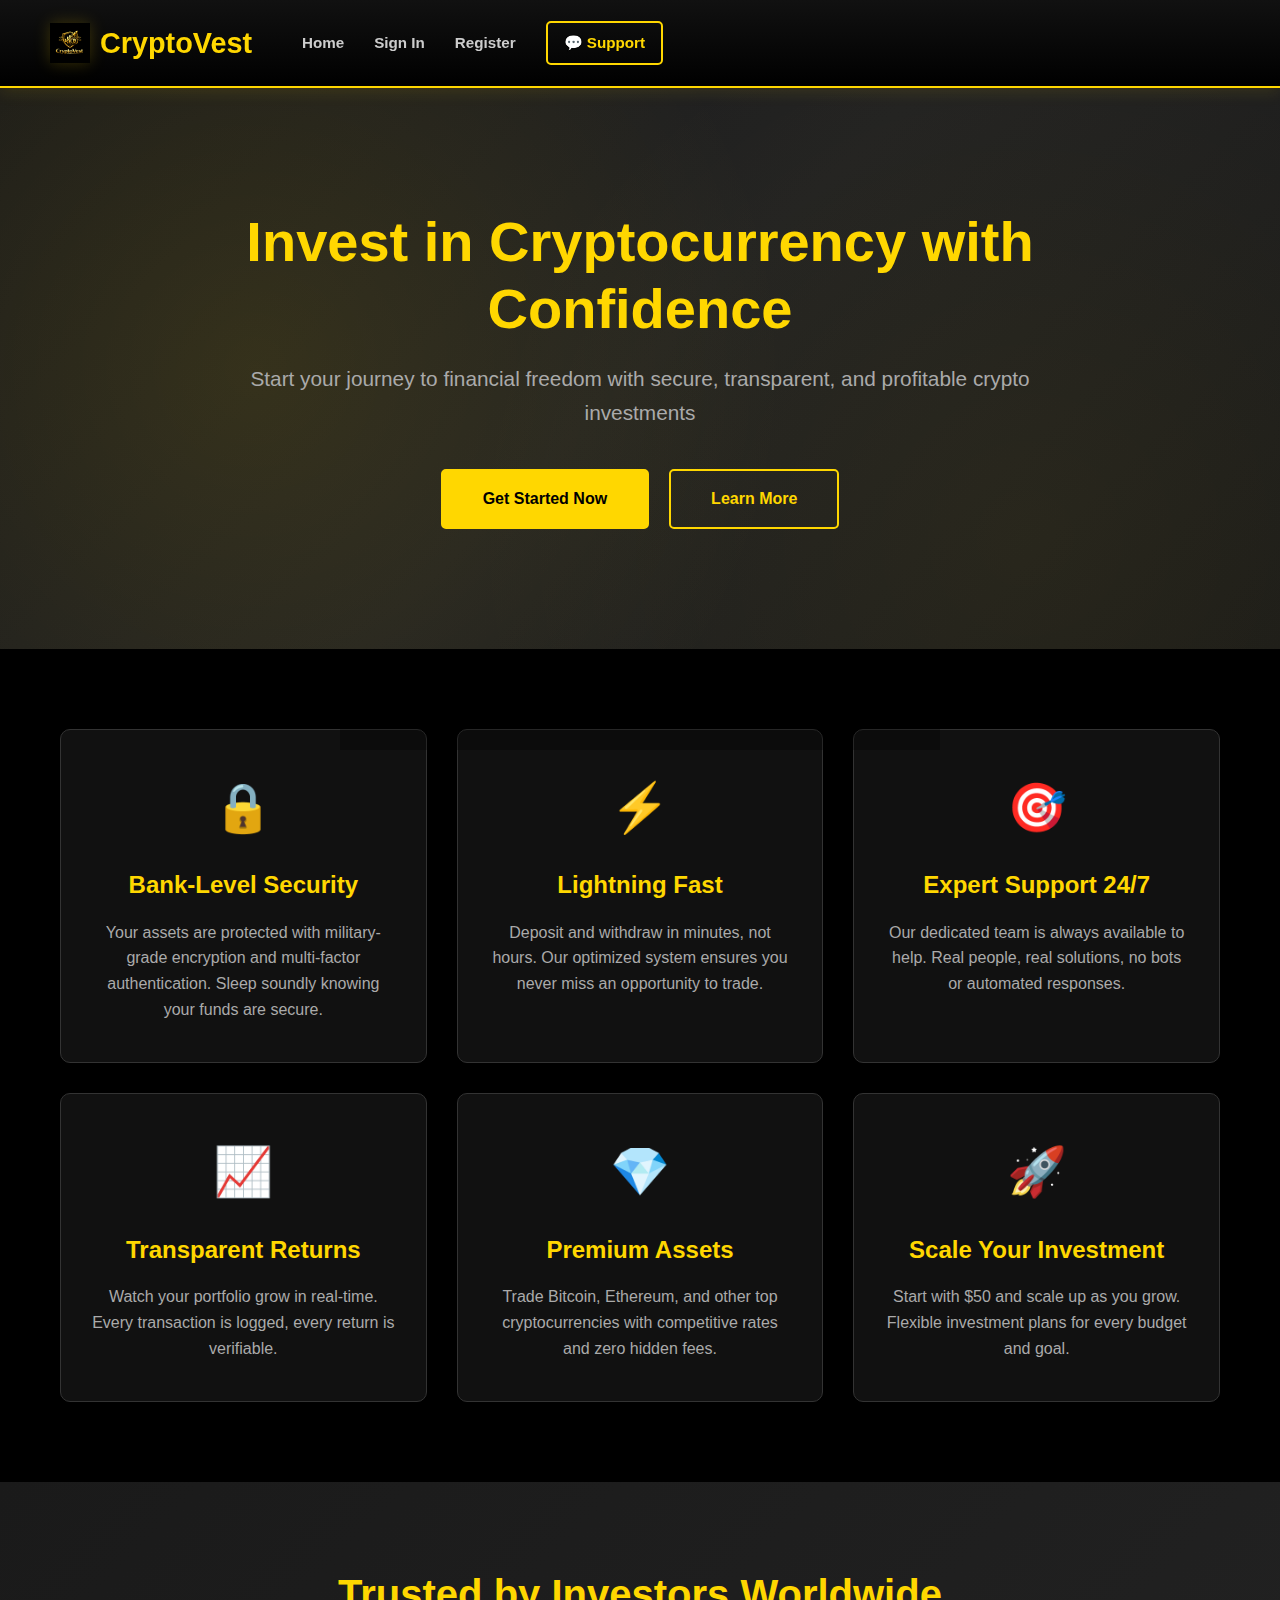
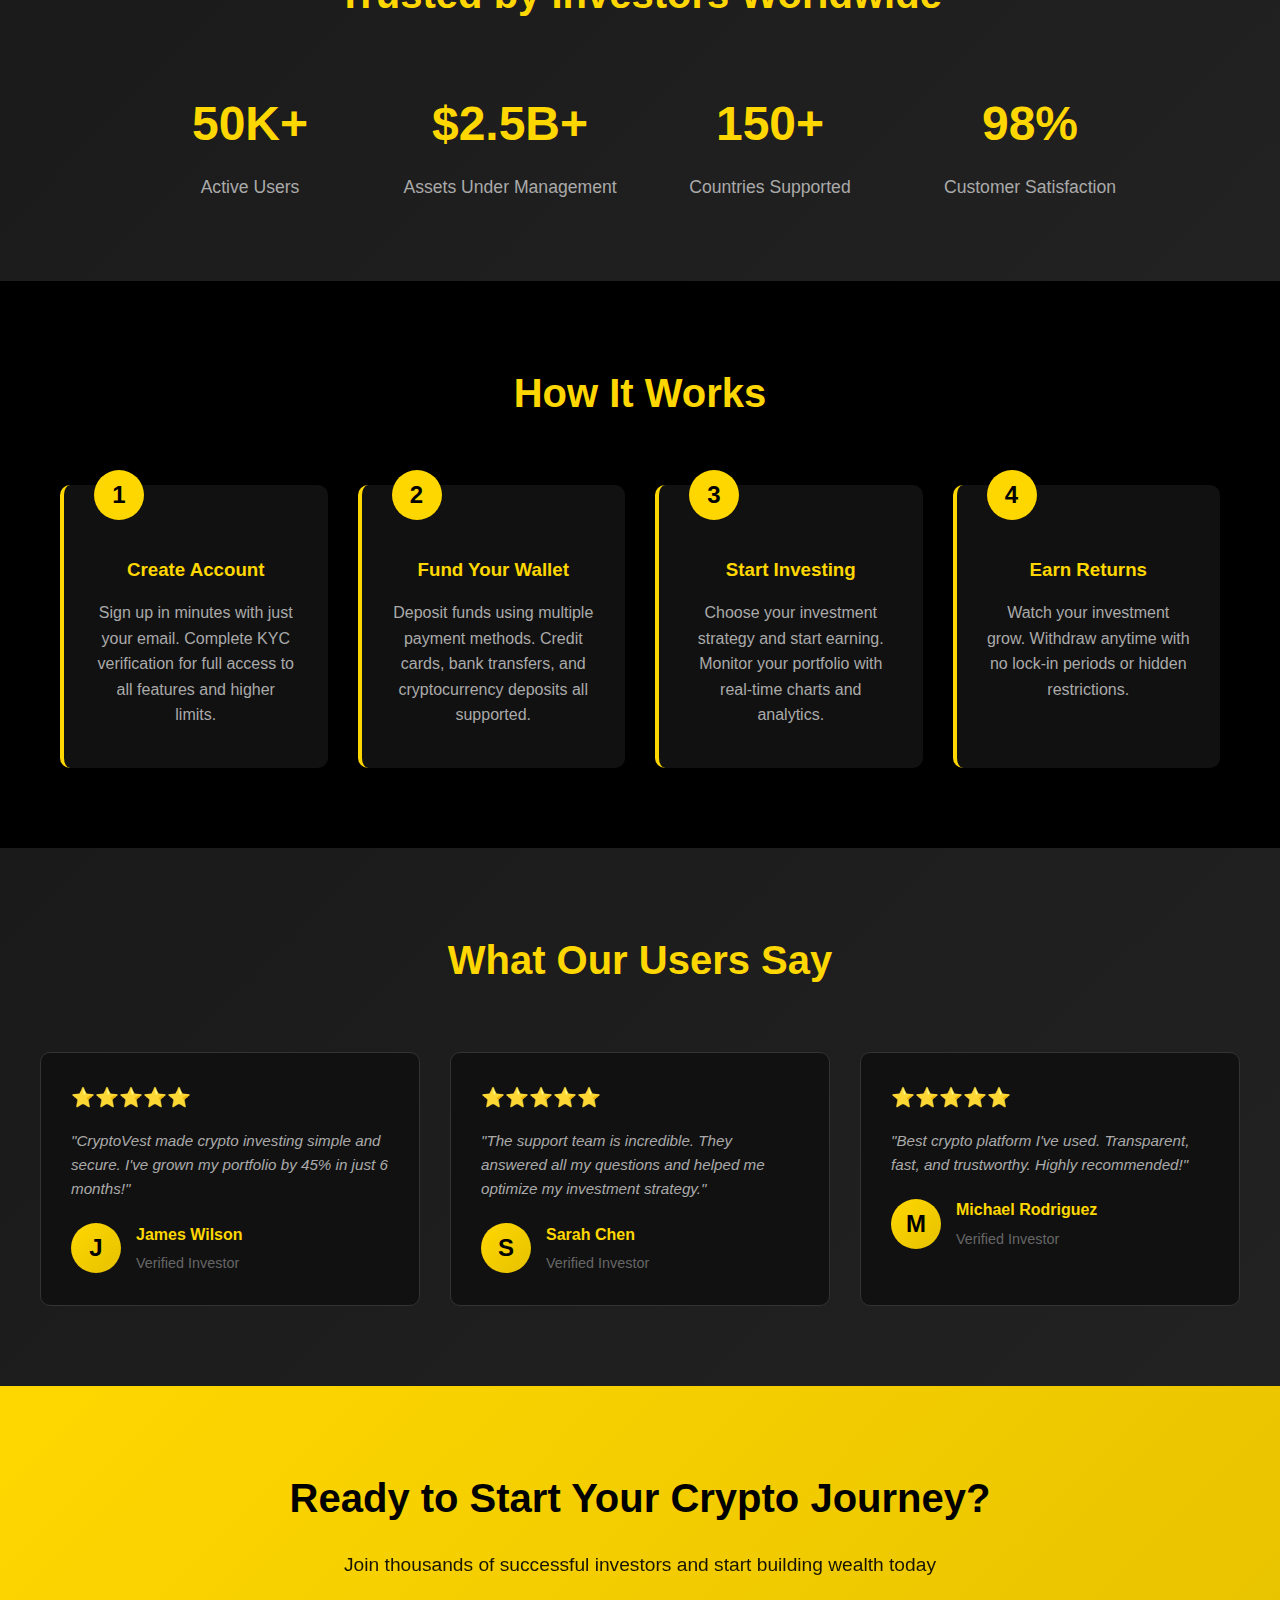
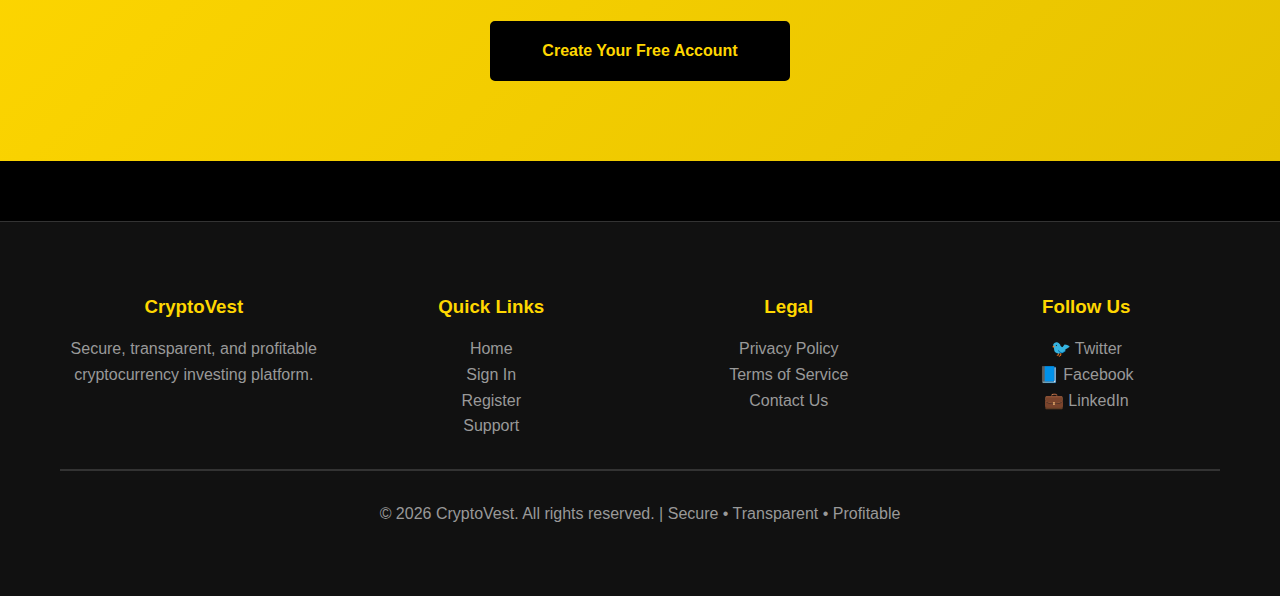
<file: index.html>
<!DOCTYPE html>
<html lang="en">
<head>
  <meta charset="UTF-8">
  <meta name="viewport" content="width=device-width, initial-scale=1.0">
  <title>CryptoVest - Redirecting...</title>
  <style>
    body {
      margin: 0;
      padding: 0;
      font-family: 'Arial', sans-serif;
      background: #000;
      color: #FFD700;
      display: flex;
      justify-content: center;
      align-items: center;
      height: 100vh;
    }
    .container {
      text-align: center;
    }
    .spinner {
      border: 4px solid rgba(255, 215, 0, 0.3);
      border-top: 4px solid #FFD700;
      border-radius: 50%;
      width: 40px;
      height: 40px;
      animation: spin 1s linear infinite;
      margin: 0 auto 20px;
    }
    @keyframes spin {
      0% { transform: rotate(0deg); }
      100% { transform: rotate(360deg); }
    }
    h1 {
      margin: 0 0 10px 0;
      font-size: 1.8em;
    }
    p {
      margin: 0;
      color: #AAA;
    }
  </style>
</head>
<body>
  <div class="container">
    <div class="spinner"></div>
    <h1>CryptoVest</h1>
    <p>Loading...</p>
  </div>
  <script>
    // Redirect to pages/index.html
    window.location.href = '/pages/index.html';
  </script>
</body>
</html>
</file>
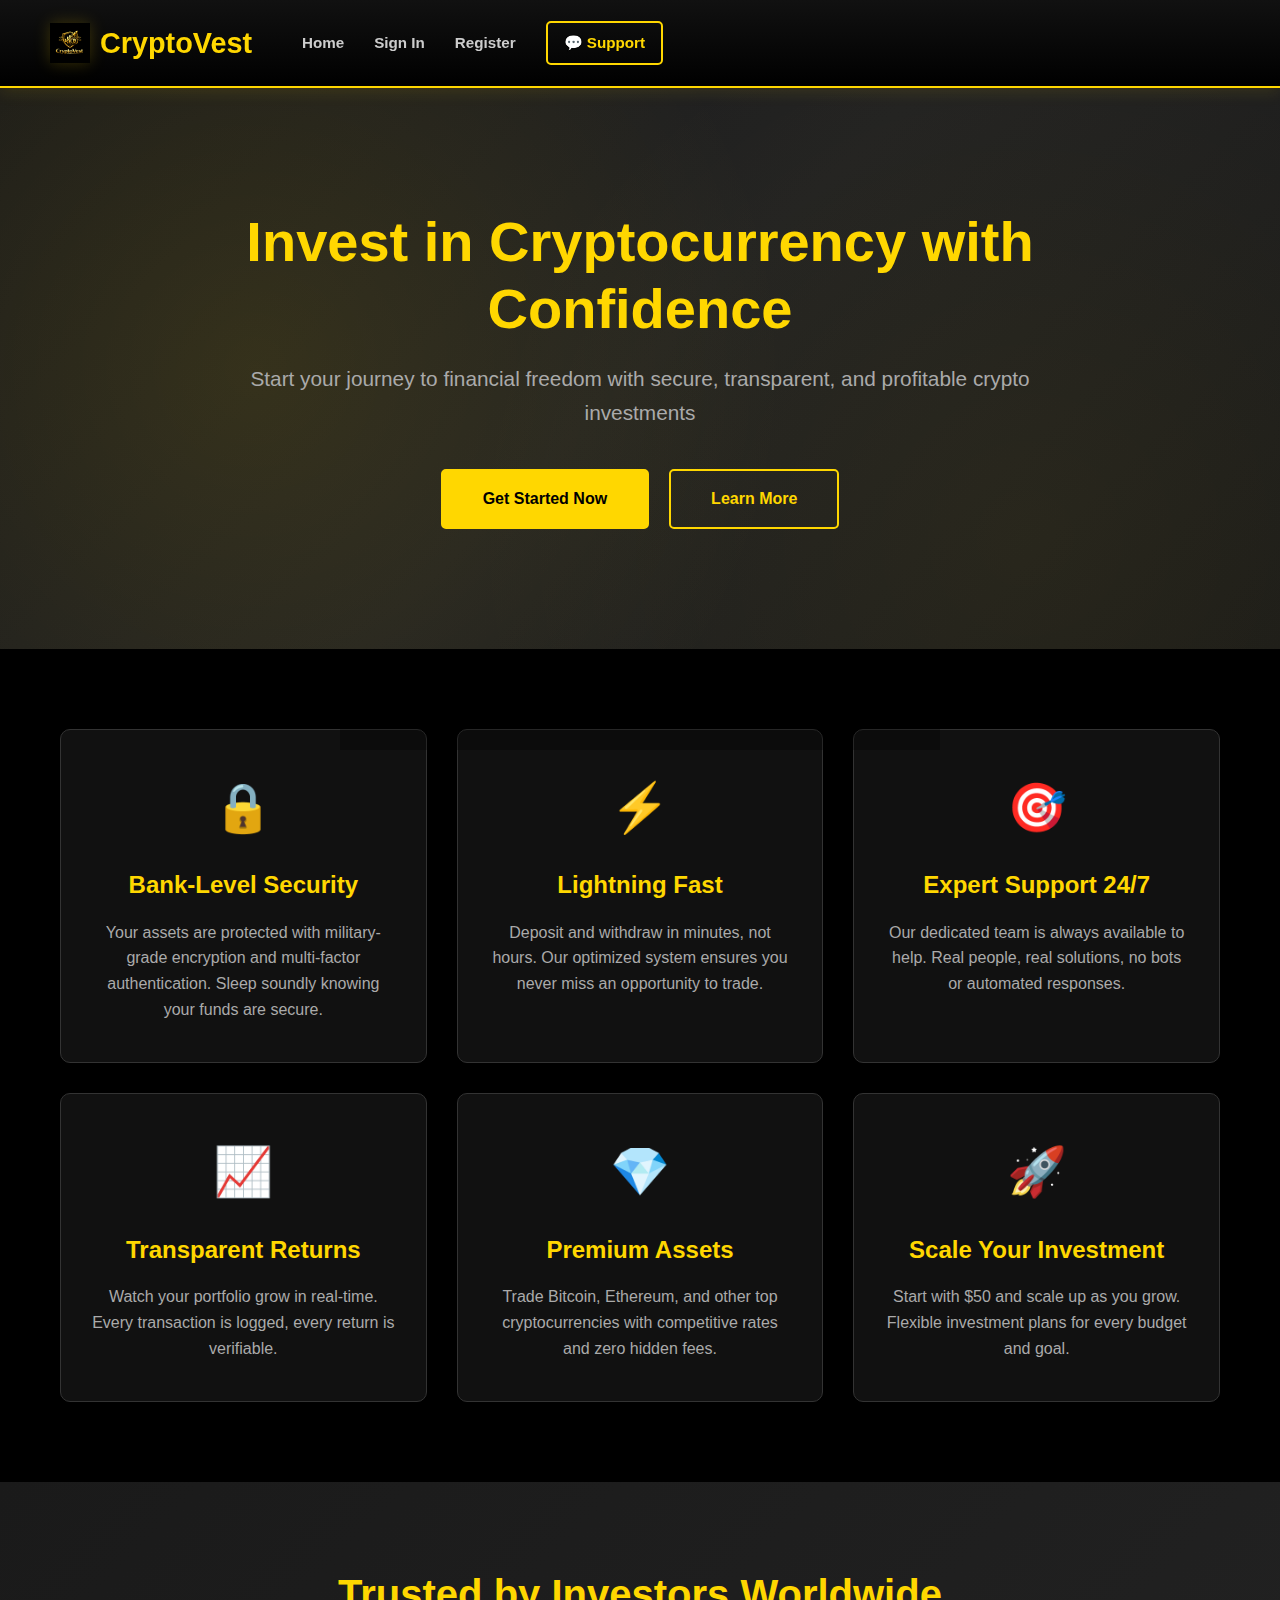
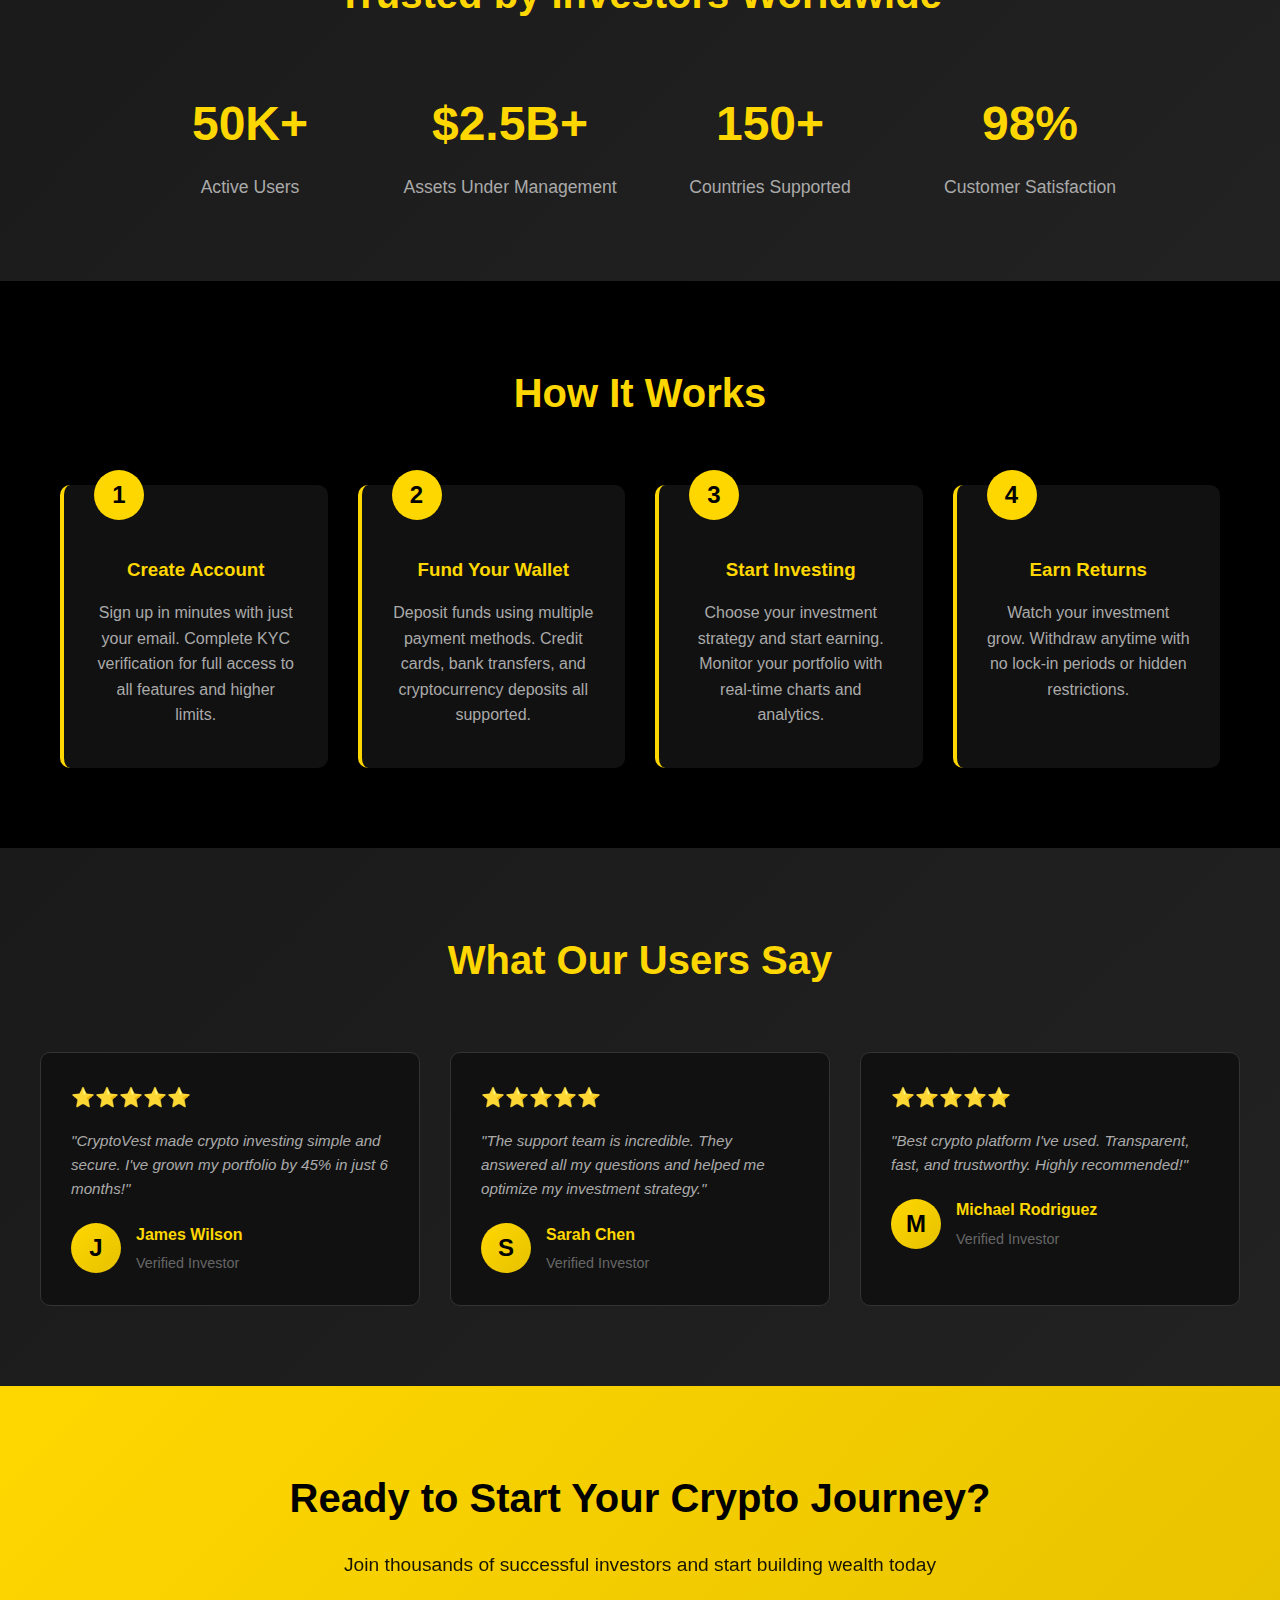
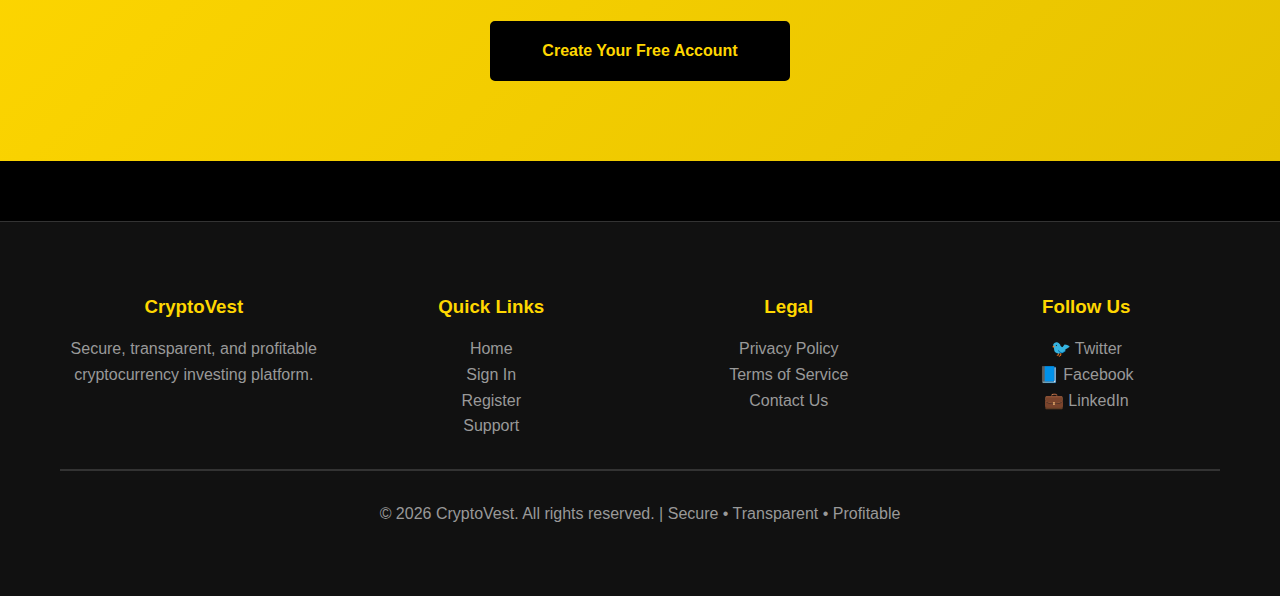
<file: pages/index.html>
<!DOCTYPE html>
<html lang="en">
<head>
  <meta charset="UTF-8">
  <meta name="viewport" content="width=device-width, initial-scale=1.0">
  <title>CryptoVest - Invest in Cryptocurrency with Confidence</title>
  <link rel="stylesheet" href="../assets/css/style.css">
  <style>
    .hero {
      text-align: center;
      padding: 120px 20px;
      background: linear-gradient(135deg, #1a1a1a 0%, #222 50%, #1a1a1a 100%);
      position: relative;
      overflow: hidden;
    }

    .hero::before {
      content: '';
      position: absolute;
      top: 0;
      left: 0;
      right: 0;
      bottom: 0;
      background: radial-gradient(circle at 20% 50%, rgba(255, 215, 0, 0.1) 0%, transparent 50%),
                  radial-gradient(circle at 80% 80%, rgba(255, 215, 0, 0.05) 0%, transparent 50%);
      pointer-events: none;
    }

    .hero-content {
      position: relative;
      z-index: 1;
      max-width: 800px;
      margin: 0 auto;
    }

    .hero h1 {
      font-size: 3.5em;
      margin: 0 0 20px 0;
      color: #FFD700;
      line-height: 1.2;
    }

    .hero p {
      font-size: 1.3em;
      margin: 0 0 40px 0;
      color: #AAA;
    }

    .hero-buttons {
      display: flex;
      gap: 20px;
      justify-content: center;
      flex-wrap: wrap;
    }

    .btn {
      background-color: #FFD700;
      color: #000;
      padding: 15px 40px;
      text-decoration: none;
      font-weight: bold;
      border-radius: 5px;
      transition: all 0.3s;
      border: 2px solid #FFD700;
      cursor: pointer;
      font-size: 1em;
    }

    .btn:hover {
      background-color: #e6c200;
      border-color: #e6c200;
      transform: translateY(-3px);
      box-shadow: 0 8px 20px rgba(255, 215, 0, 0.3);
    }

    .btn-secondary {
      background-color: transparent;
      color: #FFD700;
      border: 2px solid #FFD700;
    }

    .btn-secondary:hover {
      background-color: #FFD700;
      color: #000;
    }

    /* Features Section */
    .features {
      display: grid;
      grid-template-columns: repeat(auto-fit, minmax(280px, 1fr));
      gap: 30px;
      padding: 80px 20px;
      max-width: 1200px;
      margin: 0 auto;
    }

    .feature {
      background: #111;
      padding: 40px 30px;
      border-radius: 10px;
      text-align: center;
      border: 1px solid #333;
      transition: all 0.3s;
    }

    .feature:hover {
      border-color: #FFD700;
      transform: translateY(-10px);
      box-shadow: 0 10px 30px rgba(255, 215, 0, 0.2);
    }

    .feature-icon {
      font-size: 3em;
      margin-bottom: 20px;
    }

    .feature h2 {
      color: #FFD700;
      margin: 20px 0 15px 0;
      font-size: 1.5em;
    }

    .feature p {
      color: #AAA;
      line-height: 1.6;
      margin: 0;
    }

    /* Stats Section */
    .stats-section {
      background: linear-gradient(135deg, #1a1a1a 0%, #222 100%);
      padding: 80px 20px;
      text-align: center;
    }

    .stats-section h2 {
      color: #FFD700;
      font-size: 2.5em;
      margin: 0 0 60px 0;
    }

    .stats-container {
      display: grid;
      grid-template-columns: repeat(auto-fit, minmax(200px, 1fr));
      gap: 40px;
      max-width: 1000px;
      margin: 0 auto;
    }

    .stat {
      color: #FFD700;
    }

    .stat-number {
      font-size: 3em;
      font-weight: bold;
      margin-bottom: 10px;
    }

    .stat-label {
      color: #AAA;
      font-size: 1.1em;
    }

    /* How it Works */
    .how-it-works {
      padding: 80px 20px;
      max-width: 1200px;
      margin: 0 auto;
    }

    .how-it-works h2 {
      text-align: center;
      color: #FFD700;
      font-size: 2.5em;
      margin: 0 0 60px 0;
    }

    .steps-container {
      display: grid;
      grid-template-columns: repeat(auto-fit, minmax(250px, 1fr));
      gap: 30px;
    }

    .step {
      background: #111;
      padding: 40px 30px;
      border-radius: 10px;
      border-left: 4px solid #FFD700;
      position: relative;
      text-align: center;
    }

    .step-number {
      position: absolute;
      top: -15px;
      left: 30px;
      width: 50px;
      height: 50px;
      background: #FFD700;
      color: #000;
      border-radius: 50%;
      display: flex;
      align-items: center;
      justify-content: center;
      font-weight: bold;
      font-size: 1.5em;
    }

    .step h3 {
      color: #FFD700;
      margin: 30px 0 15px 0;
    }

    .step p {
      color: #AAA;
      line-height: 1.6;
    }

    /* Testimonials Section */
    .testimonials {
      background: linear-gradient(135deg, #1a1a1a 0%, #222 100%);
      padding: 80px 20px;
    }

    .testimonials h2 {
      text-align: center;
      color: #FFD700;
      font-size: 2.5em;
      margin: 0 0 60px 0;
    }

    .testimonials-container {
      display: grid;
      grid-template-columns: repeat(auto-fit, minmax(300px, 1fr));
      gap: 30px;
      max-width: 1200px;
      margin: 0 auto;
    }

    .testimonial {
      background: #111;
      padding: 30px;
      border-radius: 10px;
      border: 1px solid #333;
    }

    .stars {
      color: #FFD700;
      margin-bottom: 15px;
      font-size: 1.2em;
    }

    .testimonial-text {
      color: #AAA;
      font-size: 0.95em;
      line-height: 1.6;
      margin-bottom: 20px;
      font-style: italic;
    }

    .testimonial-author {
      display: flex;
      align-items: center;
      gap: 15px;
    }

    .author-avatar {
      width: 50px;
      height: 50px;
      border-radius: 50%;
      background: linear-gradient(135deg, #FFD700, #e6c200);
      display: flex;
      align-items: center;
      justify-content: center;
      color: #000;
      font-weight: bold;
      font-size: 1.5em;
    }

    .author-info h4 {
      margin: 0;
      color: #FFD700;
    }

    .author-info p {
      margin: 5px 0 0 0;
      color: #666;
      font-size: 0.9em;
    }

    /* CTA Section */
    .cta-section {
      background: linear-gradient(135deg, #FFD700 0%, #e6c200 100%);
      color: #000;
      padding: 80px 20px;
      text-align: center;
    }

    .cta-section h2 {
      font-size: 2.5em;
      margin: 0 0 20px 0;
    }

    .cta-section p {
      font-size: 1.2em;
      margin: 0 0 40px 0;
      opacity: 0.9;
    }

    .cta-button {
      background-color: #000;
      color: #FFD700;
      padding: 15px 50px;
      text-decoration: none;
      font-weight: bold;
      border-radius: 5px;
      transition: all 0.3s;
      display: inline-block;
      border: 2px solid #000;
    }

    .cta-button:hover {
      background-color: transparent;
      color: #000;
    }

    /* Footer Enhancements */
    footer {
      text-align: center;
      padding: 30px 20px;
      background: #111;
      border-top: 1px solid #333;
      color: #AAA;
    }

    /* Responsive */
    @media (max-width: 768px) {
      .hero h1 {
        font-size: 2.2em;
      }

      .hero p {
        font-size: 1.1em;
      }

      .hero-buttons {
        flex-direction: column;
        align-items: center;
      }

      .hero-buttons .btn {
        width: 100%;
        max-width: 300px;
      }

      .stats-number {
        font-size: 2em;
      }

      .cta-section h2 {
        font-size: 1.8em;
      }
    }
  </style>
</head>
<body>
  <div class="watermark"><img src="../assets/images/logo.png" alt="" /></div>
  <div class="watermark"><img src="../assets/images/logo.png" alt="" /></div>
  <header>
    <div class="logo"><img src="../assets/images/logo.png" alt="CryptoVest Logo" style="height: 40px; margin-right: 10px; vertical-align: middle;">CryptoVest</div>
    <nav>
      <a href="index.html">Home</a>
      <a href="login.html">Sign In</a>
      <a href="register.html">Register</a>
      <a href="customer-service.html" class="support-link">💬 Support</a>
    </nav>
  </header>

  <!-- Hero Section -->
  <section class="hero">
    <div class="hero-content">
      <h1>Invest in Cryptocurrency with Confidence</h1>
      <p>Start your journey to financial freedom with secure, transparent, and profitable crypto investments</p>
      <div class="hero-buttons">
        <a href="register.html" class="btn">Get Started Now</a>
        <a href="customer-service.html" class="btn btn-secondary">Learn More</a>
      </div>
    </div>
  </section>

  <!-- Features Section -->
  <section class="features">
    <div class="feature">
      <div class="feature-icon">🔒</div>
      <h2>Bank-Level Security</h2>
      <p>Your assets are protected with military-grade encryption and multi-factor authentication. Sleep soundly knowing your funds are secure.</p>
    </div>
    <div class="feature">
      <div class="feature-icon">⚡</div>
      <h2>Lightning Fast</h2>
      <p>Deposit and withdraw in minutes, not hours. Our optimized system ensures you never miss an opportunity to trade.</p>
    </div>
    <div class="feature">
      <div class="feature-icon">🎯</div>
      <h2>Expert Support 24/7</h2>
      <p>Our dedicated team is always available to help. Real people, real solutions, no bots or automated responses.</p>
    </div>
    <div class="feature">
      <div class="feature-icon">📈</div>
      <h2>Transparent Returns</h2>
      <p>Watch your portfolio grow in real-time. Every transaction is logged, every return is verifiable.</p>
    </div>
    <div class="feature">
      <div class="feature-icon">💎</div>
      <h2>Premium Assets</h2>
      <p>Trade Bitcoin, Ethereum, and other top cryptocurrencies with competitive rates and zero hidden fees.</p>
    </div>
    <div class="feature">
      <div class="feature-icon">🚀</div>
      <h2>Scale Your Investment</h2>
      <p>Start with $50 and scale up as you grow. Flexible investment plans for every budget and goal.</p>
    </div>
  </section>

  <!-- Stats Section -->
  <section class="stats-section">
    <h2>Trusted by Investors Worldwide</h2>
    <div class="stats-container">
      <div class="stat">
        <div class="stat-number">50K+</div>
        <div class="stat-label">Active Users</div>
      </div>
      <div class="stat">
        <div class="stat-number">$2.5B+</div>
        <div class="stat-label">Assets Under Management</div>
      </div>
      <div class="stat">
        <div class="stat-number">150+</div>
        <div class="stat-label">Countries Supported</div>
      </div>
      <div class="stat">
        <div class="stat-number">98%</div>
        <div class="stat-label">Customer Satisfaction</div>
      </div>
    </div>
  </section>

  <!-- How It Works -->
  <section class="how-it-works">
    <h2>How It Works</h2>
    <div class="steps-container">
      <div class="step">
        <div class="step-number">1</div>
        <h3>Create Account</h3>
        <p>Sign up in minutes with just your email. Complete KYC verification for full access to all features and higher limits.</p>
      </div>
      <div class="step">
        <div class="step-number">2</div>
        <h3>Fund Your Wallet</h3>
        <p>Deposit funds using multiple payment methods. Credit cards, bank transfers, and cryptocurrency deposits all supported.</p>
      </div>
      <div class="step">
        <div class="step-number">3</div>
        <h3>Start Investing</h3>
        <p>Choose your investment strategy and start earning. Monitor your portfolio with real-time charts and analytics.</p>
      </div>
      <div class="step">
        <div class="step-number">4</div>
        <h3>Earn Returns</h3>
        <p>Watch your investment grow. Withdraw anytime with no lock-in periods or hidden restrictions.</p>
      </div>
    </div>
  </section>

  <!-- Testimonials Section -->
  <section class="testimonials">
    <h2>What Our Users Say</h2>
    <div class="testimonials-container">
      <div class="testimonial">
        <div class="stars">⭐⭐⭐⭐⭐</div>
        <div class="testimonial-text">"CryptoVest made crypto investing simple and secure. I've grown my portfolio by 45% in just 6 months!"</div>
        <div class="testimonial-author">
          <div class="author-avatar">J</div>
          <div class="author-info">
            <h4>James Wilson</h4>
            <p>Verified Investor</p>
          </div>
        </div>
      </div>
      <div class="testimonial">
        <div class="stars">⭐⭐⭐⭐⭐</div>
        <div class="testimonial-text">"The support team is incredible. They answered all my questions and helped me optimize my investment strategy."</div>
        <div class="testimonial-author">
          <div class="author-avatar">S</div>
          <div class="author-info">
            <h4>Sarah Chen</h4>
            <p>Verified Investor</p>
          </div>
        </div>
      </div>
      <div class="testimonial">
        <div class="stars">⭐⭐⭐⭐⭐</div>
        <div class="testimonial-text">"Best crypto platform I've used. Transparent, fast, and trustworthy. Highly recommended!"</div>
        <div class="testimonial-author">
          <div class="author-avatar">M</div>
          <div class="author-info">
            <h4>Michael Rodriguez</h4>
            <p>Verified Investor</p>
          </div>
        </div>
      </div>
    </div>
  </section>

  <!-- Call to Action Section -->
  <section class="cta-section">
    <h2>Ready to Start Your Crypto Journey?</h2>
    <p>Join thousands of successful investors and start building wealth today</p>
    <a href="register.html" class="cta-button">Create Your Free Account</a>
  </section>

  <footer>
    <div style="max-width: 1200px; margin: 0 auto; padding: 40px 20px;">
      <div style="display: grid; grid-template-columns: repeat(auto-fit, minmax(200px, 1fr)); gap: 30px; margin-bottom: 30px;">
        <div>
          <h3 style="color: #FFD700; margin-bottom: 15px;">CryptoVest</h3>
          <p style="color: #999; margin: 0;">Secure, transparent, and profitable cryptocurrency investing platform.</p>
        </div>
        <div>
          <h3 style="color: #FFD700; margin-bottom: 15px;">Quick Links</h3>
          <ul style="list-style: none; padding: 0; margin: 0;">
            <li><a href="index.html" style="color: #999; text-decoration: none;">Home</a></li>
            <li><a href="login.html" style="color: #999; text-decoration: none;">Sign In</a></li>
            <li><a href="register.html" style="color: #999; text-decoration: none;">Register</a></li>
            <li><a href="customer-service.html" style="color: #999; text-decoration: none;">Support</a></li>
          </ul>
        </div>
        <div>
          <h3 style="color: #FFD700; margin-bottom: 15px;">Legal</h3>
          <ul style="list-style: none; padding: 0; margin: 0;">
            <li><a href="privacy-policy.html" style="color: #999; text-decoration: none;">Privacy Policy</a></li>
            <li><a href="terms-of-service.html" style="color: #999; text-decoration: none;">Terms of Service</a></li>
            <li><a href="customer-service.html" style="color: #999; text-decoration: none;">Contact Us</a></li>
          </ul>
        </div>
        <div>
          <h3 style="color: #FFD700; margin-bottom: 15px;">Follow Us</h3>
          <ul style="list-style: none; padding: 0; margin: 0;">
            <li><a href="#" style="color: #999; text-decoration: none;">🐦 Twitter</a></li>
            <li><a href="#" style="color: #999; text-decoration: none;">📘 Facebook</a></li>
            <li><a href="#" style="color: #999; text-decoration: none;">💼 LinkedIn</a></li>
          </ul>
        </div>
      </div>
      <hr style="border: 1px solid #333; margin: 30px 0;">
      <p style="text-align: center; color: #999; margin: 0;">&copy; 2026 CryptoVest. All rights reserved. | Secure • Transparent • Profitable</p>
    </div>
  </footer>
</body>
</html>
</file>
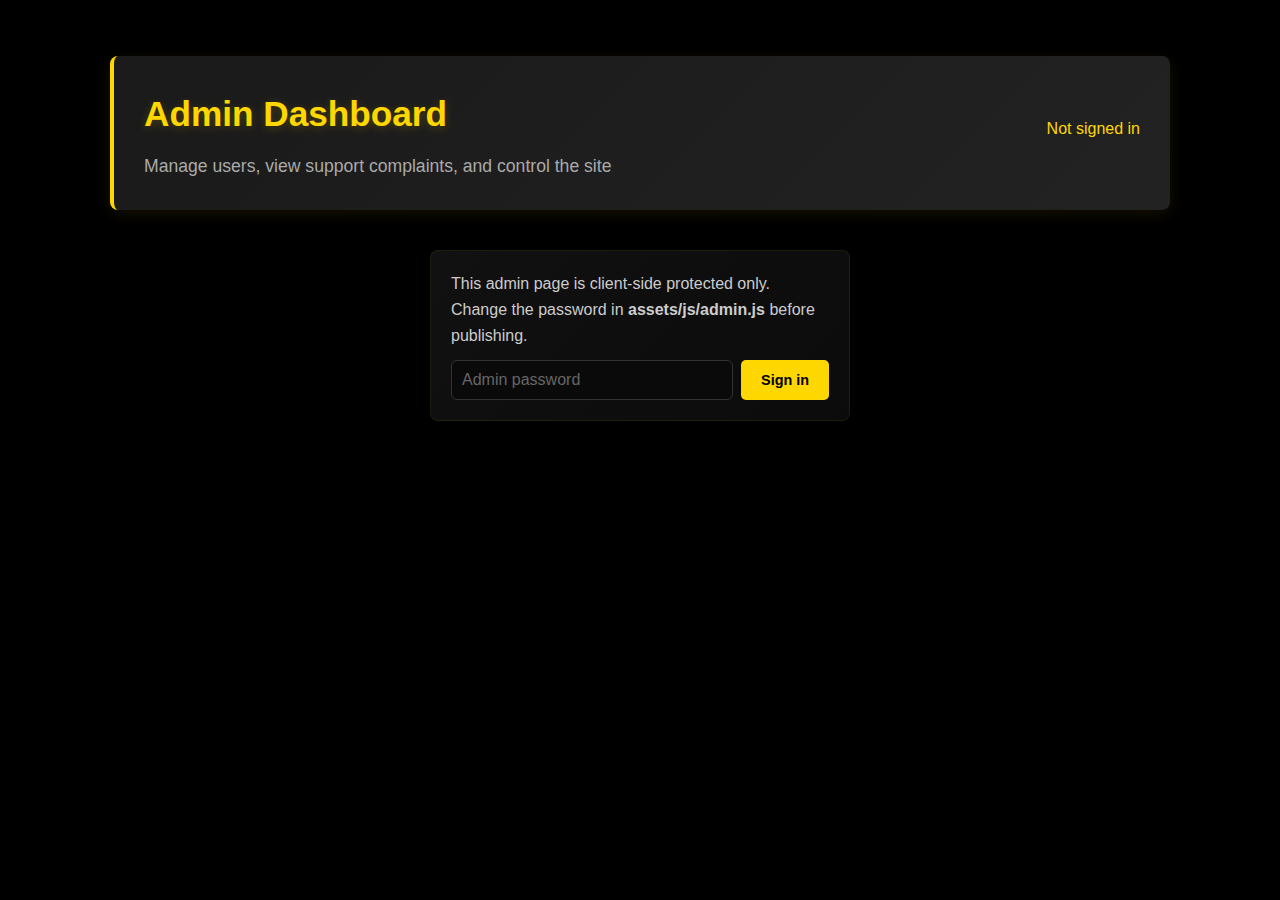
<file: pages/admin.html>
<!doctype html>
<html lang="en">
<head>
  <meta charset="utf-8">
  <meta name="viewport" content="width=device-width,initial-scale=1">
  <title>Admin — CryptoVest</title>
  <link rel="stylesheet" href="../assets/css/style.css">
  <style>
    .admin-container{max-width:1100px;margin:36px auto;padding:20px}
    .hidden{display:none}
    table{width:100%;border-collapse:collapse;margin-bottom:16px}
    th,td{border:1px solid #ddd;padding:8px;text-align:left}
    .top-bar{display:flex;justify-content:space-between;align-items:center}
  </style>
</head>
<body>
  <div class="admin-container dashboard">
    <div class="welcome-header">
      <div class="welcome-text">
        <h1>Admin Dashboard</h1>
        <p class="muted">Manage users, view support complaints, and control the site</p>
      </div>
      <div style="text-align:right">
        <div id="admin-status">Not signed in</div>
        <div style="margin-top:8px">
          <button id="signout-btn" class="btn-small hidden">Sign out</button>
        </div>
      </div>
    </div>

    <div id="login-box" style="max-width:420px;margin:0 auto 20px;padding:20px;background:linear-gradient(135deg,#111,#0b0b0b);border-radius:8px;border:1px solid rgba(255,215,0,0.08)">
      <p style="color:#ccc">This admin page is client-side protected only. Change the password in <strong>assets/js/admin.js</strong> before publishing.</p>
      <div style="display:flex;gap:8px;margin-top:12px">
        <input id="admin-pass" type="password" placeholder="Admin password" style="flex:1;padding:10px;border-radius:6px;border:1px solid #333;background:#0a0a0a;color:#fff">
        <button id="login-btn" class="btn-small">Sign in</button>
      </div>
    </div>

    <div id="dashboard" class="hidden">
      <div class="quick-actions" style="margin-bottom:18px">
        <button id="download-users" class="action-btn deposit">Download Users</button>
        <button id="copy-users" class="action-btn buy">Copy Users</button>
        <button id="download-complaints" class="action-btn withdraw">Download Complaints</button>
        <button id="copy-complaints" class="action-btn buy">Copy Complaints</button>
      </div>

      <div style="display:grid;grid-template-columns:1fr 380px;gap:20px;align-items:start">
        <div>
          <div style="display:flex;gap:12px;margin-bottom:16px;align-items:center">
            <h2 style="color:#FFD700;margin:0;flex:1">Users</h2>
            <input id="user-search" type="text" placeholder="Search by username or email" style="flex:1;padding:8px;border-radius:6px;border:1px solid #333;background:#0a0a0a;color:#fff">
          </div>
          <div id="users-table"></div>

          <h2 style="color:#FFD700;margin:18px 0 12px">Pending Transactions</h2>
          <div id="pending-transactions"></div>

          <h2 style="color:#FFD700;margin:18px 0 12px">Support — Complaints Inbox</h2>
          <div id="complaints-table"></div>
        </div>

        <aside style="background:linear-gradient(135deg,#0f0f0f,#0b0b0b);padding:16px;border-radius:8px;border:1px solid rgba(255,215,0,0.06)">
          <h3 style="color:#FFD700">Complaint Details</h3>
          <div id="complaint-detail">
            <p class="muted">Select a complaint from the inbox to view details.</p>
          </div>
          <div style="margin-top:12px;display:flex;gap:8px">
            <button id="mark-resolved" class="btn-small">Mark Resolved</button>
            <button id="reload-data" class="btn-small">Reload Data</button>
          </div>

          <div style="margin-top:18px;border-top:1px solid rgba(255,215,0,0.1);padding-top:12px">
            <h3 style="color:#FFD700">User Lookup</h3>
            <input id="user-lookup-input" type="text" placeholder="Search by username or email" style="width:100%;padding:8px;border-radius:6px;border:1px solid #333;background:#0a0a0a;color:#fff;margin-bottom:8px">
            <button id="user-lookup-btn" class="btn-small" style="width:100%">Search User</button>
            <div id="user-lookup-result" style="margin-top:10px"></div>
          </div>
        </aside>
      </div>

      <div style="margin-top:20px">
        <h3 style="color:#FFD700">Site Controls</h3>
        <p style="color:#ccc">To persist edits, make changes in the repository and push to GitHub. The dashboard only edits in-memory data and provides download/copy options.</p>
        <ul>
          <li><a href="/index.html">Open site root</a></li>
          <li><a href="/pages/register.html">Open register page</a></li>
        </ul>
      </div>
    </div>
  </div>

  <script src="../assets/js/admin.js"></script>
</body>
</html>
</file>
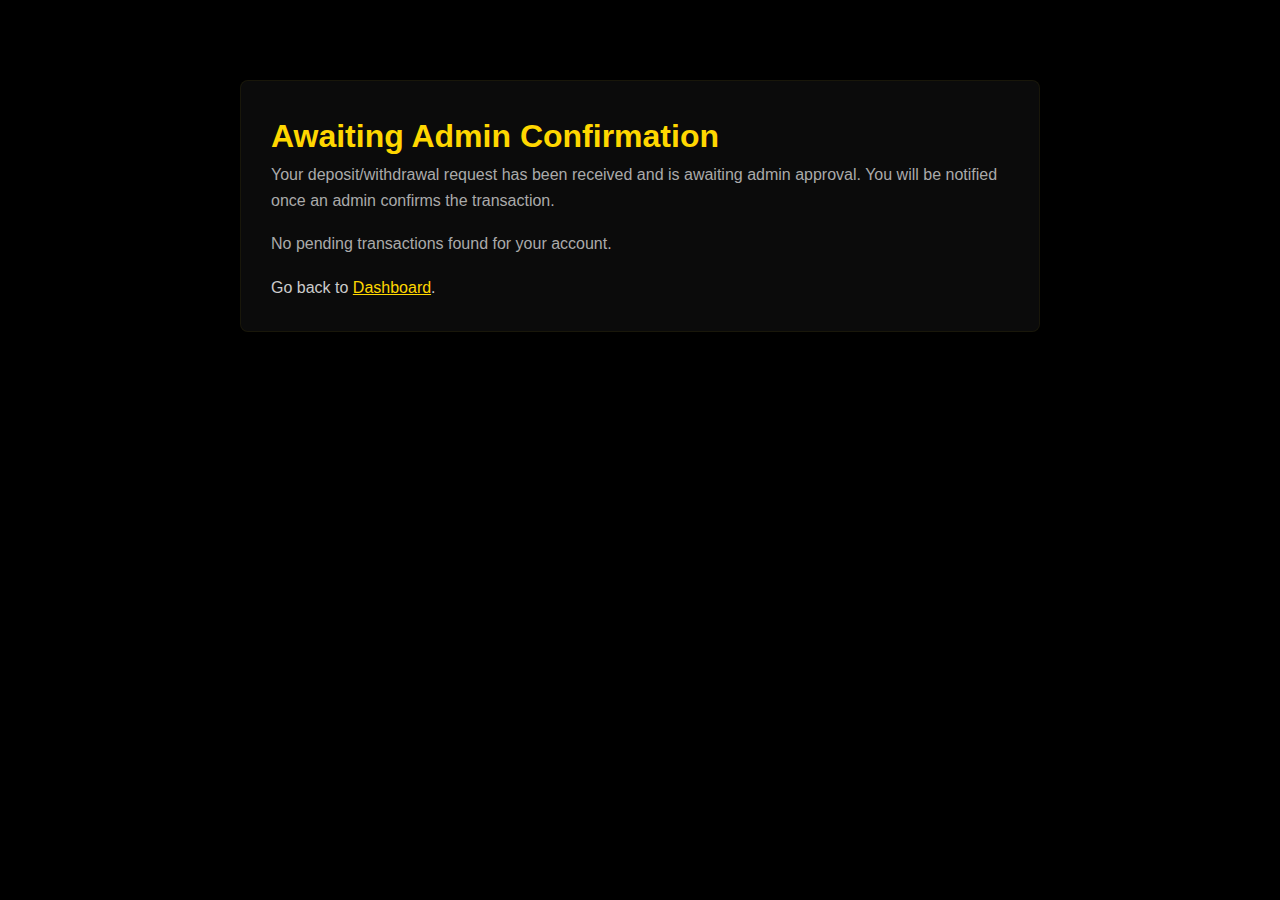
<file: pages/awaiting-confirmation.html>
<!doctype html>
<html lang="en">
<head>
  <meta charset="utf-8">
  <meta name="viewport" content="width=device-width,initial-scale=1">
  <title>Awaiting Confirmation — CryptoVest</title>
  <link rel="stylesheet" href="../assets/css/style.css">
  <style>
    .pending-container{max-width:800px;margin:80px auto;padding:30px;background:#0b0b0b;border:1px solid rgba(255,215,0,0.06);border-radius:8px}
    .pending-header h1{color:#FFD700}
    .pending-list{margin-top:18px}
    .pending-item{padding:12px;border-radius:6px;background:rgba(255,215,0,0.02);border:1px solid rgba(255,215,0,0.04);margin-bottom:8px}
    .muted{color:#aaa}
  </style>
</head>
<body>
  <div class="pending-container">
    <div class="pending-header">
      <h1>Awaiting Admin Confirmation</h1>
      <p class="muted">Your deposit/withdrawal request has been received and is awaiting admin approval. You will be notified once an admin confirms the transaction.</p>
    </div>

    <div id="pendingList" class="pending-list">
      <p class="muted">Loading pending transactions...</p>
    </div>

    <p style="margin-top:18px;color:#ccc">Go back to <a href="account.html" style="color:#FFD700">Dashboard</a>.</p>
  </div>

  <script>
    document.addEventListener('DOMContentLoaded', () => {
      const currentUser = JSON.parse(localStorage.getItem('currentUser')) || {};
      const pendingList = document.getElementById('pendingList');
      const deposits = (JSON.parse(localStorage.getItem('deposits')) || []).filter(d => d.status === 'pending');
      const withdrawals = (JSON.parse(localStorage.getItem('withdrawals')) || []).filter(w => w.status === 'pending');

      const items = [];
      deposits.forEach(d => { if (!d.email || d.email === currentUser.email) items.push({type:'deposit', rec:d}); });
      withdrawals.forEach(w => { if (!w.email || w.email === currentUser.email) items.push({type:'withdrawal', rec:w}); });

      if (items.length === 0) {
        pendingList.innerHTML = '<p class="muted">No pending transactions found for your account.</p>';
        return;
      }

      pendingList.innerHTML = items.map(i => `
        <div class="pending-item">
          <strong>${i.type === 'deposit' ? 'Deposit' : 'Withdrawal'}</strong> — ID: ${i.rec.id}<br>
          Amount: ${i.rec.amount} ${i.type === 'deposit' ? 'BTC' : 'BTC'} — Status: ${i.rec.status}<br>
          Submitted: ${new Date(i.rec.timestamp).toLocaleString()}
        </div>
      `).join('');
    });
  </script>
</body>
</html>
</file>
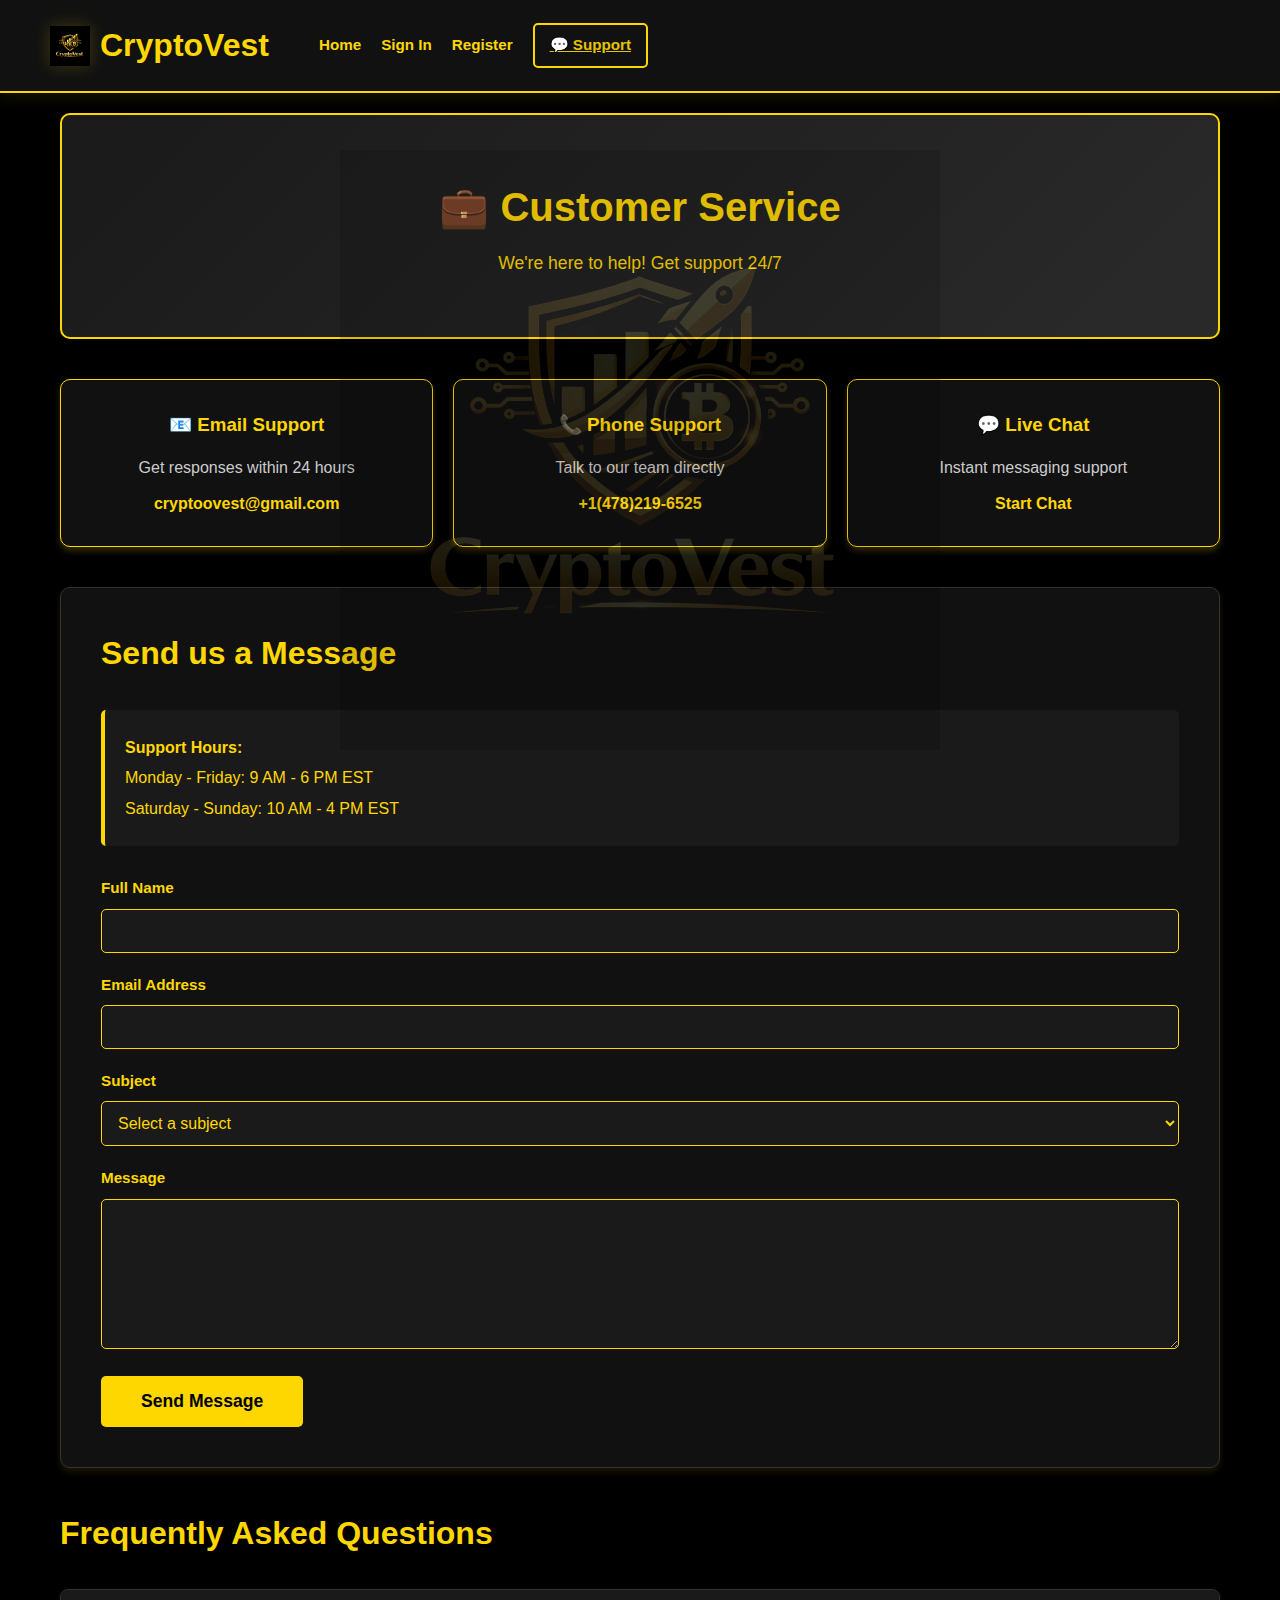
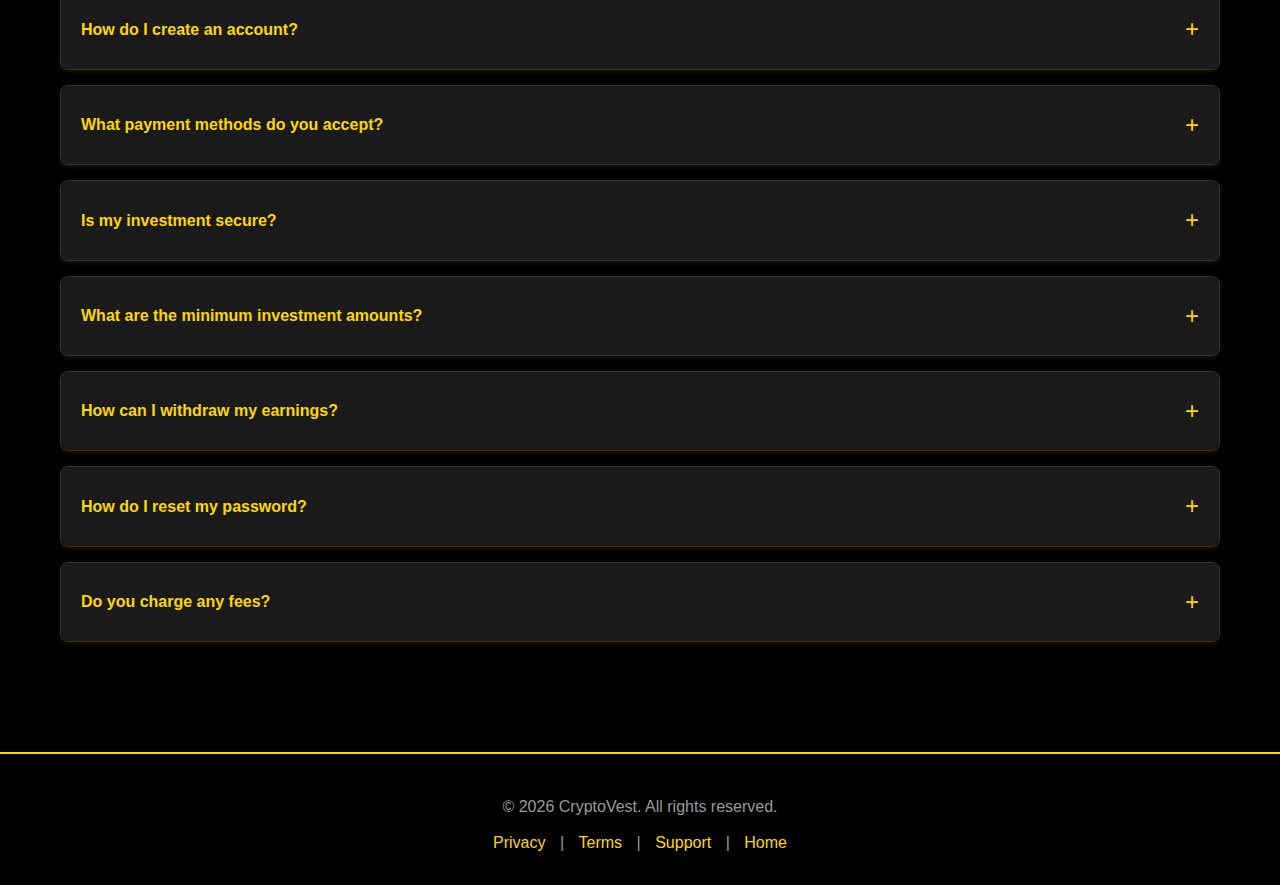
<file: pages/customer-service.html>
<!DOCTYPE html>
<html lang="en">
<head>
    <meta charset="UTF-8">
    <meta name="viewport" content="width=device-width, initial-scale=1.0">
    <title>Customer Service - CryptoVest</title>
    <link rel="stylesheet" href="../assets/css/style.css">
    <style>
        body {
            background-color: #000;
            color: #FFD700;
            font-family: 'Arial', sans-serif;
        }

        header {
            display: flex;
            justify-content: space-between;
            align-items: center;
            padding: 20px 50px;
            background: #111;
        }

        header .logo {
            font-size: 2em;
            font-weight: bold;
            color: #FFD700;
        }

        nav {
            display: flex;
            gap: 20px;
        }

        nav a {
            color: #FFD700;
            text-decoration: none;
            font-weight: bold;
            transition: color 0.3s ease;
        }

        nav a:hover,
        nav a.active {
            color: #e6c200;
            text-decoration: underline;
        }

        nav .support-link {
            border: 2px solid #FFD700;
            padding: 8px 15px;
            border-radius: 5px;
        }

        nav .support-link:hover {
            background-color: #FFD700;
            color: #000;
        }

        footer {
            text-align: center;
            padding: 20px;
            background: #111;
            margin-top: 50px;
            color: #FFD700;
        }

        .customer-service-container {
            max-width: 1200px;
            margin: 0 auto;
            padding: 20px;
        }

        .hero-section {
            background: linear-gradient(135deg, #1a1a1a 0%, #2a2a2a 100%);
            color: #FFD700;
            padding: 60px 20px;
            text-align: center;
            border-radius: 10px;
            margin-bottom: 40px;
            border: 2px solid #FFD700;
        }

        .hero-section h1 {
            font-size: 2.5em;
            margin-bottom: 10px;
        }

        .hero-section p {
            font-size: 1.1em;
        }

        .contact-options {
            display: grid;
            grid-template-columns: repeat(auto-fit, minmax(280px, 1fr));
            gap: 20px;
            margin-bottom: 40px;
        }

        .contact-card {
            background: #111;
            padding: 30px;
            border-radius: 10px;
            box-shadow: 0 4px 6px rgba(255, 215, 0, 0.2);
            text-align: center;
            transition: transform 0.3s ease;
            border: 1px solid #FFD700;
        }

        .contact-card:hover {
            transform: translateY(-5px);
            box-shadow: 0 8px 12px rgba(255, 215, 0, 0.3);
        }

        .contact-card h3 {
            color: #FFD700;
            margin-bottom: 15px;
        }

        .contact-card p {
            color: #CCC;
            margin-bottom: 10px;
        }

        .contact-link {
            color: #FFD700;
            text-decoration: none;
            font-weight: bold;
            transition: color 0.3s ease;
        }

        .contact-link:hover {
            color: #e6c200;
        }

        .faq-section {
            margin-bottom: 40px;
        }

        .faq-section h2 {
            color: #FFD700;
            margin-bottom: 30px;
            font-size: 2em;
        }

        .faq-item {
            background: #111;
            margin-bottom: 15px;
            border-radius: 8px;
            overflow: hidden;
            box-shadow: 0 2px 4px rgba(255, 215, 0, 0.1);
            border: 1px solid #333;
        }

        .faq-question {
            background: #1a1a1a;
            padding: 20px;
            cursor: pointer;
            display: flex;
            justify-content: space-between;
            align-items: center;
            transition: background 0.3s ease;
        }

        .faq-question:hover {
            background: #222;
        }

        .faq-question h4 {
            color: #FFD700;
            margin: 0;
        }

        .toggle-icon {
            color: #FFD700;
            font-size: 1.5em;
            transition: transform 0.3s ease;
        }

        .faq-answer {
            display: none;
            padding: 20px;
            color: #CCC;
            background: #0a0a0a;
            border-top: 1px solid #333;
            line-height: 1.6;
        }

        .faq-answer.active {
            display: block;
        }

        .support-form {
            background: #111;
            padding: 40px;
            border-radius: 10px;
            box-shadow: 0 4px 6px rgba(255, 215, 0, 0.1);
            margin-bottom: 40px;
            border: 1px solid #333;
        }

        .support-form h2 {
            color: #FFD700;
            margin-bottom: 30px;
            font-size: 2em;
        }

        .form-group {
            margin-bottom: 20px;
        }

        .form-group label {
            display: block;
            margin-bottom: 8px;
            color: #FFD700;
            font-weight: bold;
        }

        .form-group input,
        .form-group textarea,
        .form-group select {
            width: 100%;
            padding: 12px;
            border: 1px solid #FFD700;
            border-radius: 5px;
            font-size: 1em;
            font-family: inherit;
            background-color: #1a1a1a;
            color: #FFD700;
            transition: border-color 0.3s ease;
        }

        .form-group input:focus,
        .form-group textarea:focus,
        .form-group select:focus {
            outline: none;
            border-color: #e6c200;
            box-shadow: 0 0 0 3px rgba(255, 215, 0, 0.1);
        }

        .form-group textarea {
            resize: vertical;
            min-height: 150px;
        }

        .submit-btn {
            background: #FFD700;
            color: #000;
            padding: 15px 40px;
            border: none;
            border-radius: 5px;
            font-size: 1.1em;
            font-weight: bold;
            cursor: pointer;
            transition: transform 0.3s ease, box-shadow 0.3s ease, background-color 0.3s ease;
        }

        .submit-btn:hover {
            background-color: #e6c200;
            transform: translateY(-2px);
            box-shadow: 0 6px 12px rgba(255, 215, 0, 0.4);
        }

        .support-hours {
            background: #1a1a1a;
            padding: 20px;
            border-left: 4px solid #FFD700;
            border-radius: 5px;
            margin-bottom: 30px;
        }

        .support-hours p {
            margin: 5px 0;
            color: #FFD700;
        }
    </style>
</head>
<body>
    <div class="watermark"><img src="../assets/images/logo.png" alt="" /></div>
    <header>
        <div class="logo"><img src="../assets/images/logo.png" alt="CryptoVest Logo" style="height: 40px; margin-right: 10px; vertical-align: middle;">CryptoVest</div>
        <nav>
            <a href="index.html">Home</a>
            <a href="login.html">Sign In</a>
            <a href="register.html">Register</a>
            <a href="customer-service.html" class="support-link active">💬 Support</a>
        </nav>
    </header>

    <div class="customer-service-container">
        <div class="hero-section">
            <h1>💼 Customer Service</h1>
            <p>We're here to help! Get support 24/7</p>
        </div>

        <div class="contact-options">
            <div class="contact-card">
                <h3>📧 Email Support</h3>
                <p>Get responses within 24 hours</p>
                <a href="mailto:support@cryptovest.com" class="contact-link">cryptoovest@gmail.com</a>
            </div>
            <div class="contact-card">
                <h3>📞 Phone Support</h3>
                <p>Talk to our team directly</p>
                <a href="tel:+14782196525" class="contact-link">+1(478)219-6525</a>
            </div>
            <div class="contact-card">
                <h3>💬 Live Chat</h3>
                <p>Instant messaging support</p>
                <a href="#" class="contact-link">Start Chat</a>
            </div>
        </div>

        <div class="support-form">
            <h2>Send us a Message</h2>
            <div class="support-hours">
                <p><strong>Support Hours:</strong></p>
                <p>Monday - Friday: 9 AM - 6 PM EST</p>
                <p>Saturday - Sunday: 10 AM - 4 PM EST</p>
            </div>
            <form id="supportForm">
                <div class="form-group">
                    <label for="name">Full Name</label>
                    <input type="text" id="name" name="name" required>
                </div>
                <div class="form-group">
                    <label for="email">Email Address</label>
                    <input type="email" id="email" name="email" required>
                </div>
                <div class="form-group">
                    <label for="subject">Subject</label>
                    <select id="subject" name="subject" required>
                        <option value="">Select a subject</option>
                        <option value="account">Account Issues</option>
                        <option value="payment">Payment Problems</option>
                        <option value="security">Security Concerns</option>
                        <option value="technical">Technical Issues</option>
                        <option value="general">General Inquiry</option>
                    </select>
                </div>
                <div class="form-group">
                    <label for="message">Message</label>
                    <textarea id="message" name="message" required></textarea>
                </div>
                <button type="submit" class="submit-btn">Send Message</button>
            </form>
        </div>

        <div class="faq-section">
            <h2>Frequently Asked Questions</h2>

            <div class="faq-item">
                <div class="faq-question" onclick="toggleFAQ(this)">
                    <h4>How do I create an account?</h4>
                    <span class="toggle-icon">+</span>
                </div>
                <div class="faq-answer">
                    <p>Creating an account is simple! Click on the "Register" link in the navigation menu, fill in your details (email, password, name), and verify your email address. Once verified, you can start investing in cryptocurrencies immediately.</p>
                </div>
            </div>

            <div class="faq-item">
                <div class="faq-question" onclick="toggleFAQ(this)">
                    <h4>What payment methods do you accept?</h4>
                    <span class="toggle-icon">+</span>
                </div>
                <div class="faq-answer">
                    <p>We accept various payment methods including credit/debit cards (Visa, Mastercard), bank transfers, PayPal, and cryptocurrency payments. All transactions are secure and encrypted.</p>
                </div>
            </div>

            <div class="faq-item">
                <div class="faq-question" onclick="toggleFAQ(this)">
                    <h4>Is my investment secure?</h4>
                    <span class="toggle-icon">+</span>
                </div>
                <div class="faq-answer">
                    <p>Yes, we use industry-leading security measures including SSL encryption, two-factor authentication, and cold storage for digital assets. Your funds and personal information are protected with the highest standards of security.</p>
                </div>
            </div>

            <div class="faq-item">
                <div class="faq-question" onclick="toggleFAQ(this)">
                    <h4>What are the minimum investment amounts?</h4>
                    <span class="toggle-icon">+</span>
                </div>
                <div class="faq-answer">
                    <p>The minimum investment amount is $50 USD (or equivalent in other currencies). However, different investment packages may have different minimum requirements. Check the specific package details for more information.</p>
                </div>
            </div>

            <div class="faq-item">
                <div class="faq-question" onclick="toggleFAQ(this)">
                    <h4>How can I withdraw my earnings?</h4>
                    <span class="toggle-icon">+</span>
                </div>
                <div class="faq-answer">
                    <p>You can withdraw your earnings anytime through your account dashboard. Go to Account > Withdrawals, select your preferred payment method, and enter the amount. Processing times typically range from 1-5 business days depending on your bank.</p>
                </div>
            </div>

            <div class="faq-item">
                <div class="faq-question" onclick="toggleFAQ(this)">
                    <h4>How do I reset my password?</h4>
                    <span class="toggle-icon">+</span>
                </div>
                <div class="faq-answer">
                    <p>Click "Forgot Password?" on the login page, enter your email address, and we'll send you a password reset link. Follow the instructions in the email to set a new password. If you don't receive the email, check your spam folder.</p>
                </div>
            </div>

            <div class="faq-item">
                <div class="faq-question" onclick="toggleFAQ(this)">
                    <h4>Do you charge any fees?</h4>
                    <span class="toggle-icon">+</span>
                </div>
                <div class="faq-answer">
                    <p>We charge a small platform fee of 2% on profits generated from your investments. There are no hidden fees, and you'll see a detailed breakdown before confirming any transaction. Withdrawal fees depend on your payment method.</p>
                </div>
            </div>
        </div>
    </div>

    <footer style="background: #000; border-top: 2px solid #FFD700; padding: 30px; text-align: center; color: #999; margin-top: 50px;">
        <p style="margin-bottom: 10px;">© 2026 CryptoVest. All rights reserved.</p>
        <p style="margin: 0;">
            <a href="privacy-policy.html" style="color: #FFD700; text-decoration: none; margin: 0 10px;">Privacy</a> |
            <a href="terms-of-service.html" style="color: #FFD700; text-decoration: none; margin: 0 10px;">Terms</a> |
            <a href="customer-service.html" style="color: #FFD700; text-decoration: none; margin: 0 10px;">Support</a> |
            <a href="index.html" style="color: #FFD700; text-decoration: none; margin: 0 10px;">Home</a>
        </p>
    </footer>

    <script>
        function toggleFAQ(element) {
            const answer = element.nextElementSibling;
            const icon = element.querySelector('.toggle-icon');
            
            // Close all other FAQs
            document.querySelectorAll('.faq-answer').forEach(item => {
                if (item !== answer) {
                    item.classList.remove('active');
                }
            });
            
            document.querySelectorAll('.toggle-icon').forEach(item => {
                if (item !== icon) {
                    item.style.transform = 'rotate(0deg)';
                }
            });
            
            answer.classList.toggle('active');
            icon.style.transform = answer.classList.contains('active') ? 'rotate(45deg)' : 'rotate(0deg)';
        }

        document.getElementById('supportForm').addEventListener('submit', function(e) {
            e.preventDefault();
            alert('Thank you for your message! We will get back to you soon.');
            this.reset();
        });
    </script>
</body>
</html>
</file>
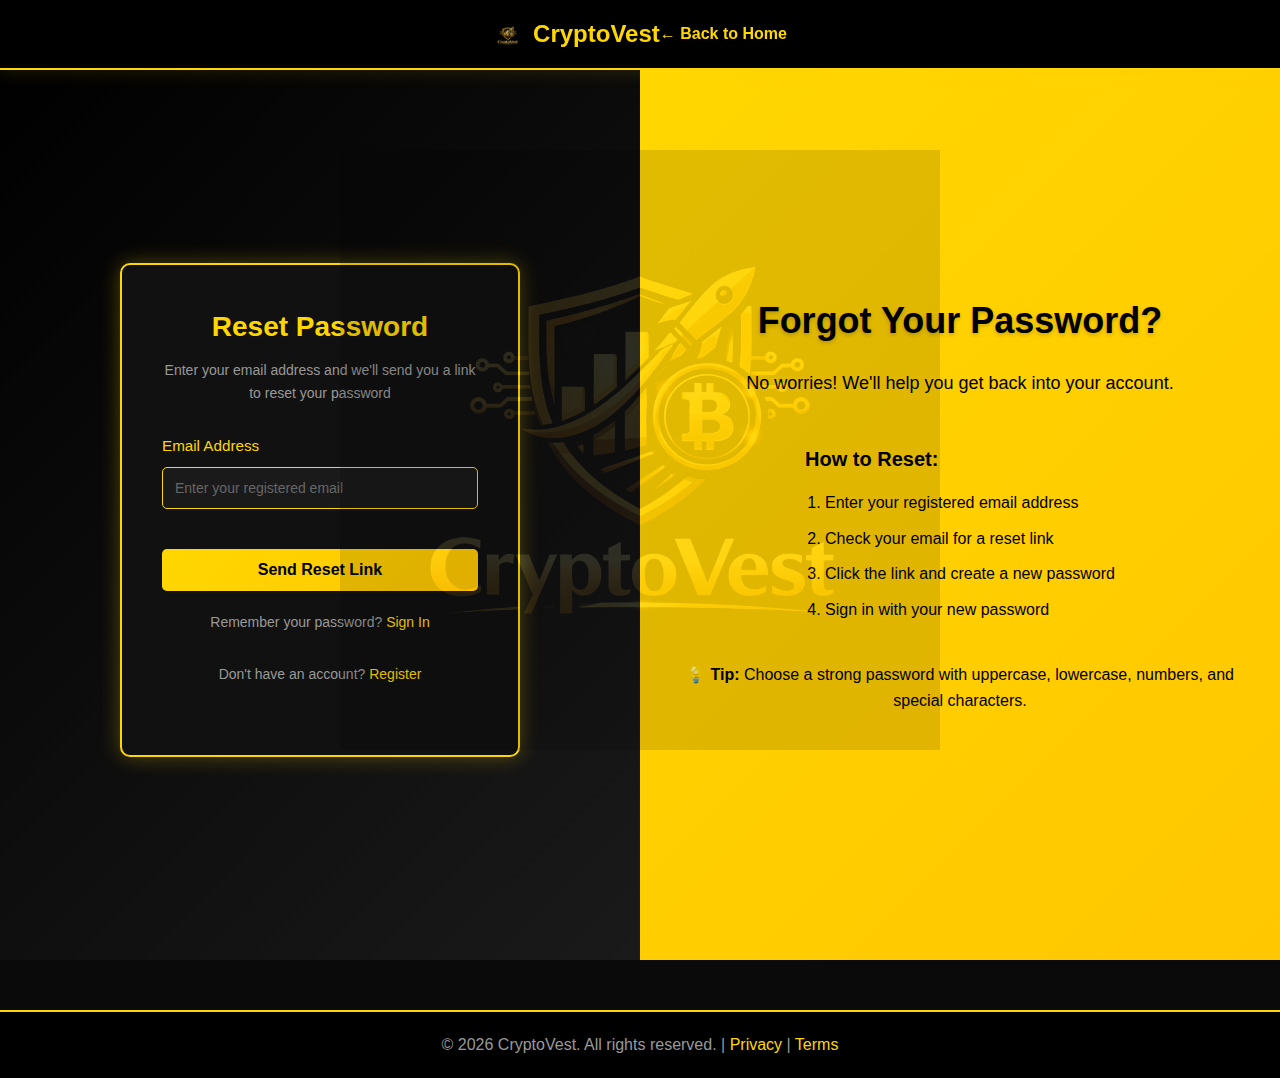
<file: pages/forgot-password.html>
<!DOCTYPE html>
<html lang="en">
<head>
    <meta charset="UTF-8">
    <meta name="viewport" content="width=device-width, initial-scale=1.0">
    <title>Forgot Password - CryptoVest</title>
    <link rel="stylesheet" href="../assets/css/style.css">
    <style>
        .forgot-password-container {
            display: flex;
            height: 100vh;
            background: #0a0a0a;
        }

        .forgot-panel {
            flex: 1;
            background: linear-gradient(135deg, #000 0%, #1a1a1a 100%);
            display: flex;
            flex-direction: column;
            justify-content: center;
            align-items: center;
            padding: 40px;
        }

        .forgot-form-box {
            background: #111;
            border: 2px solid #FFD700;
            border-radius: 10px;
            padding: 40px;
            width: 100%;
            max-width: 400px;
            box-shadow: 0 0 20px rgba(255, 215, 0, 0.3);
        }

        .forgot-form-box h2 {
            color: #FFD700;
            text-align: center;
            margin-bottom: 10px;
            font-size: 28px;
        }

        .forgot-form-box p {
            color: #999;
            text-align: center;
            margin-bottom: 30px;
            font-size: 14px;
        }

        .form-group {
            margin-bottom: 20px;
        }

        .form-group label {
            display: block;
            color: #FFD700;
            margin-bottom: 8px;
            font-weight: 500;
        }

        .form-group input {
            width: 100%;
            padding: 12px;
            background: #1a1a1a;
            border: 1px solid #FFD700;
            border-radius: 5px;
            color: #fff;
            font-size: 14px;
            box-sizing: border-box;
            transition: all 0.3s;
        }

        .form-group input:focus {
            outline: none;
            border-color: #FFF;
            background: #222;
            box-shadow: 0 0 10px rgba(255, 215, 0, 0.2);
        }

        .submit-btn {
            width: 100%;
            padding: 12px;
            background: linear-gradient(135deg, #FFD700, #FFC700);
            color: #000;
            border: none;
            border-radius: 5px;
            font-weight: bold;
            cursor: pointer;
            font-size: 16px;
            transition: all 0.3s;
            margin-top: 20px;
        }

        .submit-btn:hover {
            transform: translateY(-2px);
            box-shadow: 0 10px 20px rgba(255, 215, 0, 0.4);
        }

        .back-link {
            text-align: center;
            color: #999;
            margin-top: 20px;
        }

        .back-link a {
            color: #FFD700;
            text-decoration: none;
            font-weight: 500;
        }

        .back-link a:hover {
            text-decoration: underline;
        }

        .info-panel {
            flex: 1;
            background: linear-gradient(135deg, #FFD700, #FFC700);
            display: flex;
            flex-direction: column;
            justify-content: center;
            align-items: center;
            padding: 40px;
            color: #000;
        }

        .info-panel h1 {
            font-size: 36px;
            margin-bottom: 20px;
            text-shadow: 0 2px 4px rgba(0, 0, 0, 0.2);
        }

        .info-panel p {
            font-size: 18px;
            text-align: center;
            margin-bottom: 15px;
        }

        .steps {
            margin-top: 30px;
            text-align: left;
        }

        .steps h3 {
            margin-bottom: 15px;
            font-size: 20px;
        }

        .steps ol {
            margin-left: 20px;
        }

        .steps li {
            margin-bottom: 10px;
            font-size: 16px;
        }

        .success-message {
            display: none;
            background: #0a7a33;
            color: #fff;
            padding: 15px;
            border-radius: 5px;
            margin-bottom: 20px;
            text-align: center;
        }

        @media (max-width: 768px) {
            .forgot-password-container {
                flex-direction: column;
            }

            .info-panel {
                padding: 30px;
                min-height: 300px;
            }

            .forgot-form-box {
                max-width: 100%;
            }
        }
    </style>
</head>
<body style="background: #0a0a0a;">
    <div class="watermark"><img src="../assets/images/logo.png" alt="" /></div>
    <header style="background: #000; border-bottom: 2px solid #FFD700; padding: 15px; position: fixed; width: 100%; top: 0; z-index: 100;">
        <div style="max-width: 1200px; margin: 0 auto; display: flex; justify-content: space-between; align-items: center;">
            <h1 style="color: #FFD700; margin: 0; font-size: 24px;"><img src="../assets/images/logo.png" alt="CryptoVest Logo" style="height: 30px; margin-right: 10px; vertical-align: middle;">CryptoVest</h1>
            <a href="index.html" style="color: #FFD700; text-decoration: none; font-weight: bold;">← Back to Home</a>
        </div>
    </header>

    <div class="forgot-password-container" style="margin-top: 60px;">
        <div class="forgot-panel">
            <div class="forgot-form-box">
                <h2>Reset Password</h2>
                <p>Enter your email address and we'll send you a link to reset your password</p>
                
                <div class="success-message" id="successMessage">
                    ✓ Reset link sent! Check your email for instructions.
                </div>

                <form id="forgotForm">
                    <div class="form-group">
                        <label for="resetEmail">Email Address</label>
                        <input type="email" id="resetEmail" name="email" required placeholder="Enter your registered email">
                    </div>

                    <button type="submit" class="submit-btn">Send Reset Link</button>
                </form>

                <div class="back-link">
                    <p>Remember your password? <a href="login.html">Sign In</a></p>
                    <p style="margin-top: 10px;">Don't have an account? <a href="register.html">Register</a></p>
                </div>
            </div>
        </div>

        <div class="info-panel">
            <h1>Forgot Your Password?</h1>
            <p>No worries! We'll help you get back into your account.</p>

            <div class="steps">
                <h3>How to Reset:</h3>
                <ol>
                    <li>Enter your registered email address</li>
                    <li>Check your email for a reset link</li>
                    <li>Click the link and create a new password</li>
                    <li>Sign in with your new password</li>
                </ol>
            </div>

            <p style="margin-top: 30px; font-size: 16px;">💡 <strong>Tip:</strong> Choose a strong password with uppercase, lowercase, numbers, and special characters.</p>
        </div>
    </div>

    <footer style="background: #000; border-top: 2px solid #FFD700; padding: 20px; text-align: center; color: #999; margin-top: 50px;">
        <p style="margin: 0;">© 2026 CryptoVest. All rights reserved. | <a href="privacy-policy.html" style="color: #FFD700; text-decoration: none;">Privacy</a> | <a href="terms-of-service.html" style="color: #FFD700; text-decoration: none;">Terms</a></p>
    </footer>

    <script>
        document.getElementById('forgotForm').addEventListener('submit', function(e) {
            e.preventDefault();
            
            const email = document.getElementById('resetEmail').value;
            const successMessage = document.getElementById('successMessage');
            
            // Simulate sending reset email
            if (email) {
                // Store reset request in localStorage
                const resetRequests = JSON.parse(localStorage.getItem('resetRequests')) || {};
                resetRequests[email] = new Date().toISOString();
                localStorage.setItem('resetRequests', JSON.stringify(resetRequests));
                
                // Show success message
                successMessage.style.display = 'block';
                this.reset();
                
                // Hide message after 5 seconds
                setTimeout(() => {
                    successMessage.style.display = 'none';
                }, 5000);
                
                console.log('Password reset link sent to: ' + email);
            }
        });
    </script>
</body>
</html>
</file>
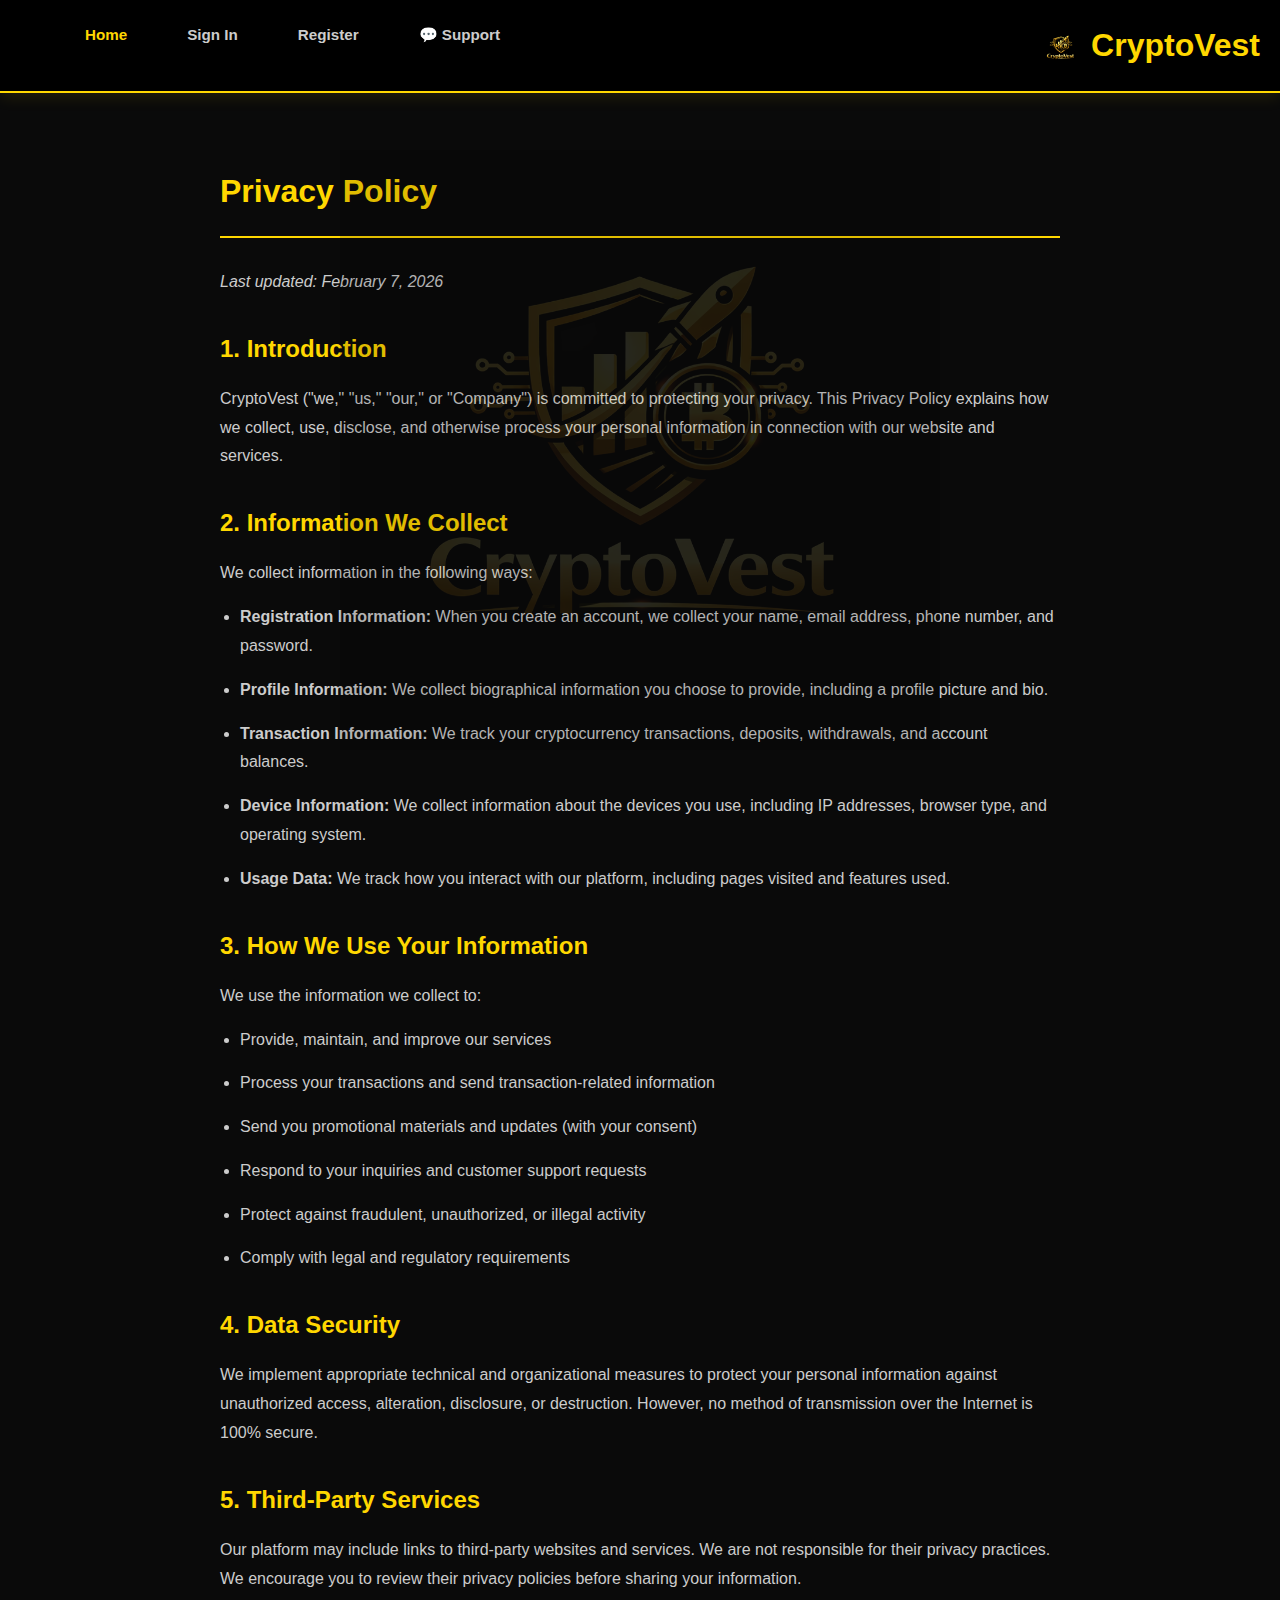
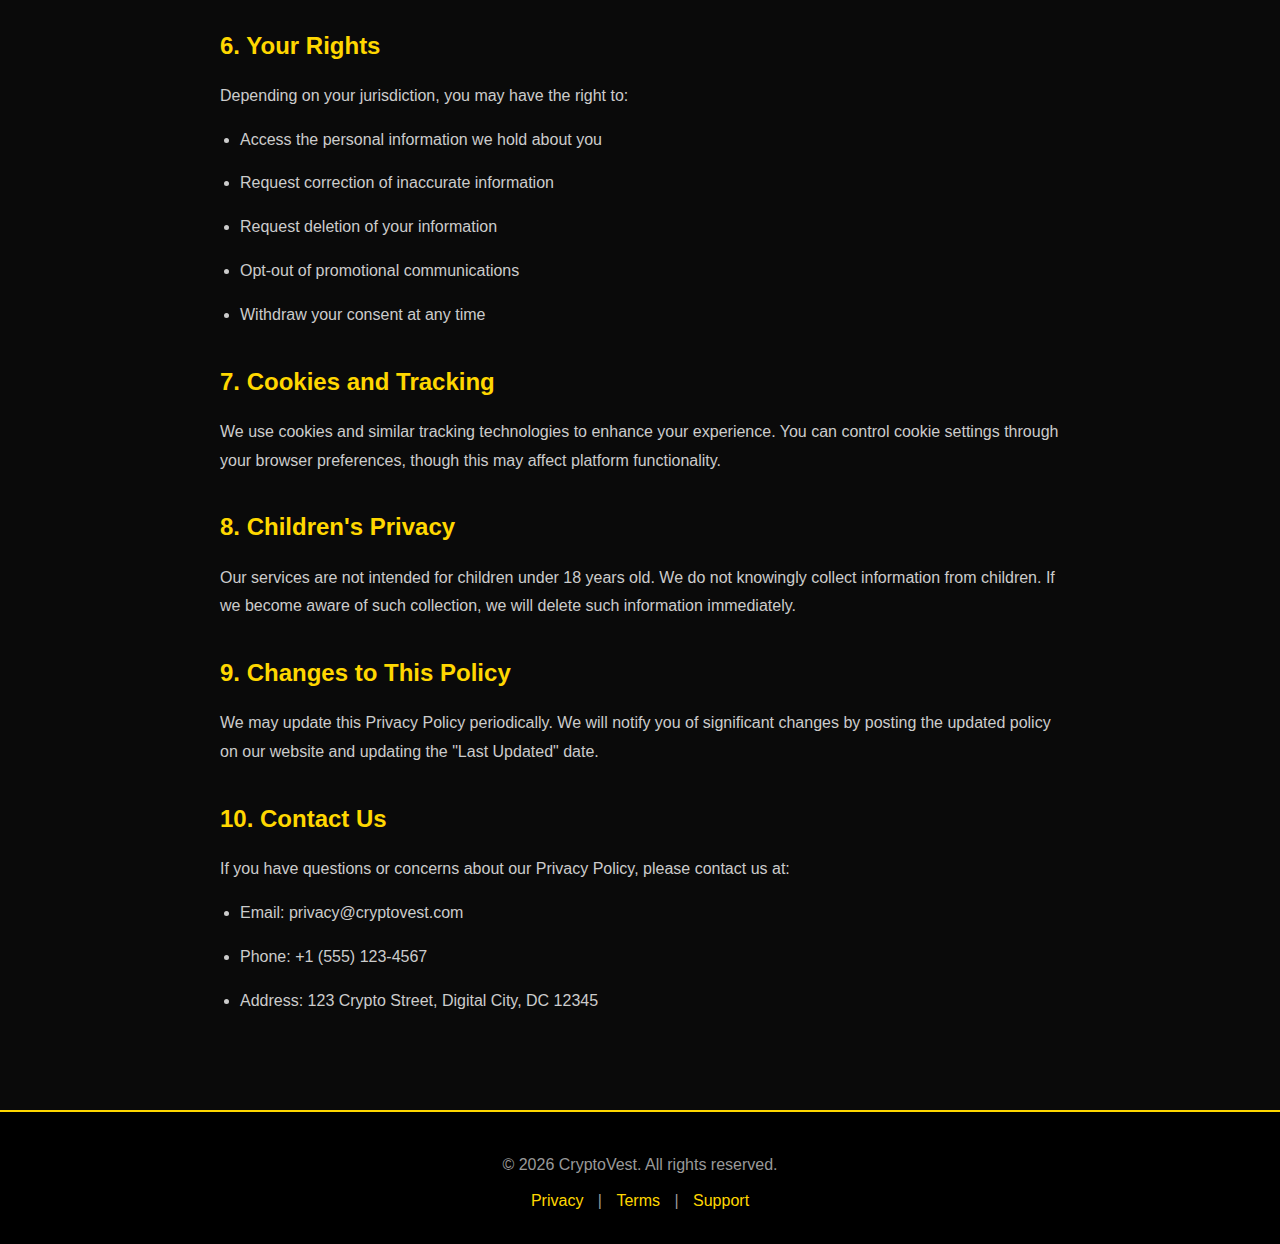
<file: pages/privacy-policy.html>
<!DOCTYPE html>
<html lang="en">
<head>
    <meta charset="UTF-8">
    <meta name="viewport" content="width=device-width, initial-scale=1.0">
    <title>Privacy Policy - CryptoVest</title>
    <link rel="stylesheet" href="../assets/css/style.css">
    <style>
        .policy-container {
            max-width: 900px;
            margin: 40px auto;
            padding: 30px;
            color: #ddd;
            line-height: 1.8;
        }
        .policy-container h1 {
            color: #FFD700;
            margin-bottom: 30px;
            border-bottom: 2px solid #FFD700;
            padding-bottom: 15px;
        }
        .policy-container h2 {
            color: #FFD700;
            margin-top: 30px;
            margin-bottom: 15px;
        }
        .policy-container p, .policy-container li {
            color: #ccc;
            margin-bottom: 15px;
        }
        .policy-container ul {
            margin-left: 20px;
            margin-bottom: 15px;
        }
        .last-updated {
            color: #999;
            font-style: italic;
            margin-bottom: 30px;
        }
    </style>
</head>
<body style="background: #0a0a0a;">
    <div class="watermark"><img src="../assets/images/logo.png" alt="" /></div>
    <header style="background: #000; border-bottom: 2px solid #FFD700; padding: 20px; text-align: center;">
        <nav style="margin-bottom: 20px;">
            <a href="index.html" style="color: #FFD700; text-decoration: none; margin: 0 15px; font-weight: bold;">Home</a>
            <a href="login.html" style="color: #ccc; text-decoration: none; margin: 0 15px;">Sign In</a>
            <a href="register.html" style="color: #ccc; text-decoration: none; margin: 0 15px;">Register</a>
            <a href="customer-service.html" style="color: #ccc; text-decoration: none; margin: 0 15px;">💬 Support</a>
        </nav>
        <h1 style="color: #FFD700; margin: 0;"><img src="../assets/images/logo.png" alt="CryptoVest Logo" style="height: 40px; margin-right: 10px; vertical-align: middle;">CryptoVest</h1>
    </header>

    <div class="policy-container">
        <h1>Privacy Policy</h1>
        <p class="last-updated">Last updated: February 7, 2026</p>

        <h2>1. Introduction</h2>
        <p>CryptoVest ("we," "us," "our," or "Company") is committed to protecting your privacy. This Privacy Policy explains how we collect, use, disclose, and otherwise process your personal information in connection with our website and services.</p>

        <h2>2. Information We Collect</h2>
        <p>We collect information in the following ways:</p>
        <ul>
            <li><strong>Registration Information:</strong> When you create an account, we collect your name, email address, phone number, and password.</li>
            <li><strong>Profile Information:</strong> We collect biographical information you choose to provide, including a profile picture and bio.</li>
            <li><strong>Transaction Information:</strong> We track your cryptocurrency transactions, deposits, withdrawals, and account balances.</li>
            <li><strong>Device Information:</strong> We collect information about the devices you use, including IP addresses, browser type, and operating system.</li>
            <li><strong>Usage Data:</strong> We track how you interact with our platform, including pages visited and features used.</li>
        </ul>

        <h2>3. How We Use Your Information</h2>
        <p>We use the information we collect to:</p>
        <ul>
            <li>Provide, maintain, and improve our services</li>
            <li>Process your transactions and send transaction-related information</li>
            <li>Send you promotional materials and updates (with your consent)</li>
            <li>Respond to your inquiries and customer support requests</li>
            <li>Protect against fraudulent, unauthorized, or illegal activity</li>
            <li>Comply with legal and regulatory requirements</li>
        </ul>

        <h2>4. Data Security</h2>
        <p>We implement appropriate technical and organizational measures to protect your personal information against unauthorized access, alteration, disclosure, or destruction. However, no method of transmission over the Internet is 100% secure.</p>

        <h2>5. Third-Party Services</h2>
        <p>Our platform may include links to third-party websites and services. We are not responsible for their privacy practices. We encourage you to review their privacy policies before sharing your information.</p>

        <h2>6. Your Rights</h2>
        <p>Depending on your jurisdiction, you may have the right to:</p>
        <ul>
            <li>Access the personal information we hold about you</li>
            <li>Request correction of inaccurate information</li>
            <li>Request deletion of your information</li>
            <li>Opt-out of promotional communications</li>
            <li>Withdraw your consent at any time</li>
        </ul>

        <h2>7. Cookies and Tracking</h2>
        <p>We use cookies and similar tracking technologies to enhance your experience. You can control cookie settings through your browser preferences, though this may affect platform functionality.</p>

        <h2>8. Children's Privacy</h2>
        <p>Our services are not intended for children under 18 years old. We do not knowingly collect information from children. If we become aware of such collection, we will delete such information immediately.</p>

        <h2>9. Changes to This Policy</h2>
        <p>We may update this Privacy Policy periodically. We will notify you of significant changes by posting the updated policy on our website and updating the "Last Updated" date.</p>

        <h2>10. Contact Us</h2>
        <p>If you have questions or concerns about our Privacy Policy, please contact us at:</p>
        <ul>
            <li>Email: privacy@cryptovest.com</li>
            <li>Phone: +1 (555) 123-4567</li>
            <li>Address: 123 Crypto Street, Digital City, DC 12345</li>
        </ul>
    </div>

    <footer style="background: #000; border-top: 2px solid #FFD700; padding: 30px; text-align: center; color: #999; margin-top: 50px;">
        <p style="margin-bottom: 10px;">© 2026 CryptoVest. All rights reserved.</p>
        <p style="margin: 0;">
            <a href="privacy-policy.html" style="color: #FFD700; text-decoration: none; margin: 0 10px;">Privacy</a> |
            <a href="terms-of-service.html" style="color: #FFD700; text-decoration: none; margin: 0 10px;">Terms</a> |
            <a href="customer-service.html" style="color: #FFD700; text-decoration: none; margin: 0 10px;">Support</a>
        </p>
    </footer>
</body>
</html>
</file>
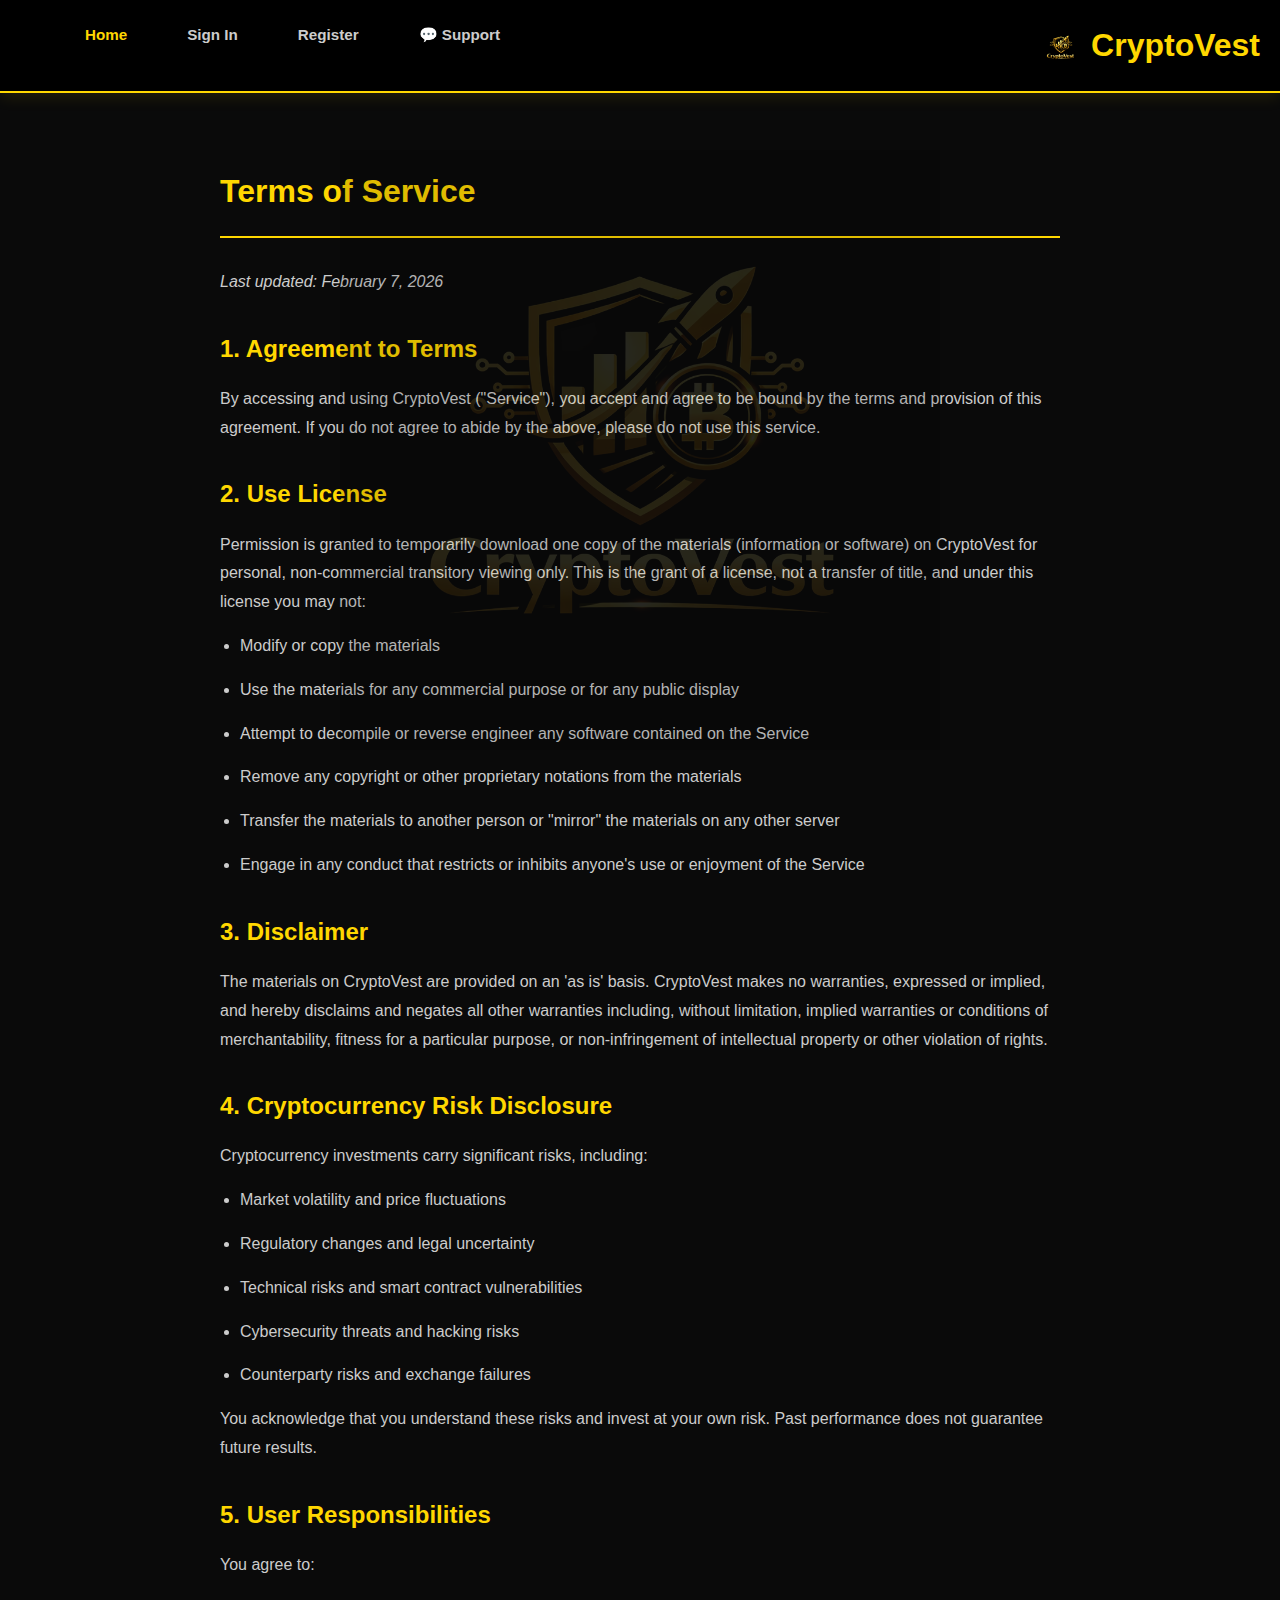
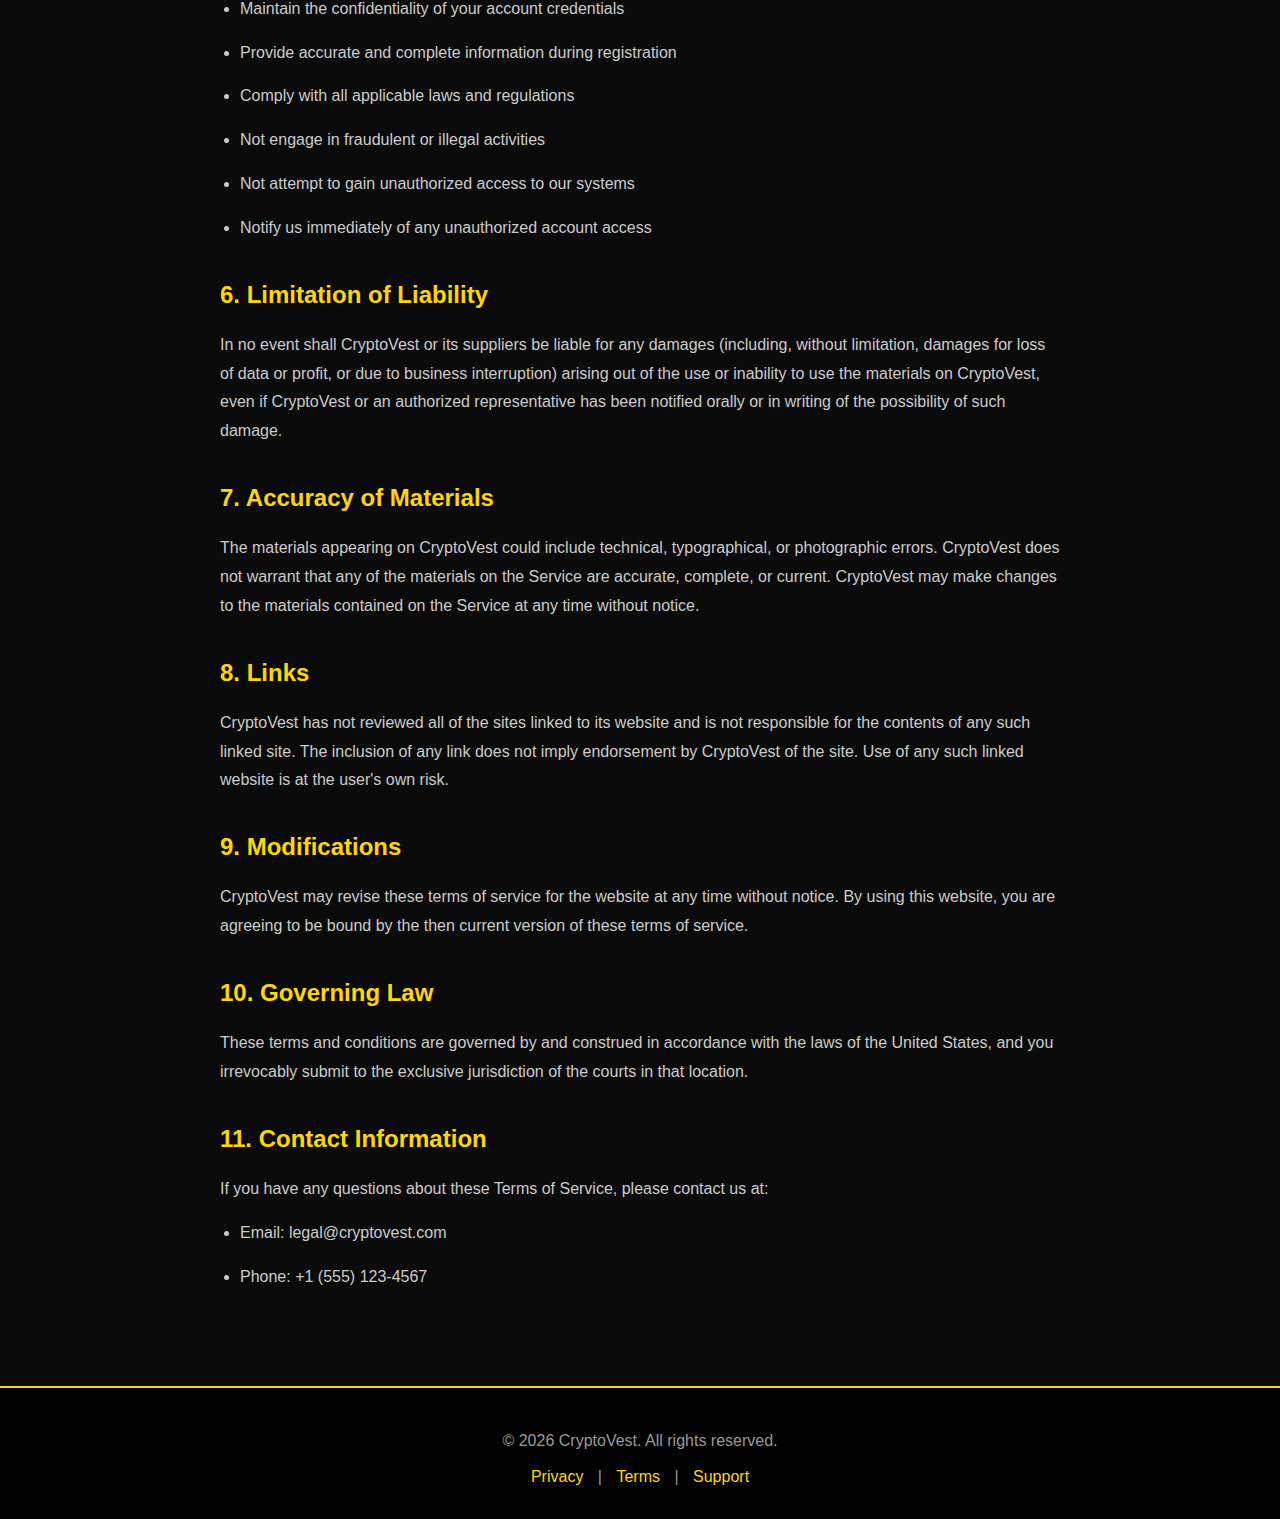
<file: pages/terms-of-service.html>
<!DOCTYPE html>
<html lang="en">
<head>
    <meta charset="UTF-8">
    <meta name="viewport" content="width=device-width, initial-scale=1.0">
    <title>Terms of Service - CryptoVest</title>
    <link rel="stylesheet" href="../assets/css/style.css">
    <style>
        .policy-container {
            max-width: 900px;
            margin: 40px auto;
            padding: 30px;
            color: #ddd;
            line-height: 1.8;
        }
        .policy-container h1 {
            color: #FFD700;
            margin-bottom: 30px;
            border-bottom: 2px solid #FFD700;
            padding-bottom: 15px;
        }
        .policy-container h2 {
            color: #FFD700;
            margin-top: 30px;
            margin-bottom: 15px;
        }
        .policy-container p, .policy-container li {
            color: #ccc;
            margin-bottom: 15px;
        }
        .policy-container ul {
            margin-left: 20px;
            margin-bottom: 15px;
        }
        .last-updated {
            color: #999;
            font-style: italic;
            margin-bottom: 30px;
        }
    </style>
</head>
<body style="background: #0a0a0a;">
    <div class="watermark"><img src="../assets/images/logo.png" alt="" /></div>
    <header style="background: #000; border-bottom: 2px solid #FFD700; padding: 20px; text-align: center;">
        <nav style="margin-bottom: 20px;">
            <a href="index.html" style="color: #FFD700; text-decoration: none; margin: 0 15px; font-weight: bold;">Home</a>
            <a href="login.html" style="color: #ccc; text-decoration: none; margin: 0 15px;">Sign In</a>
            <a href="register.html" style="color: #ccc; text-decoration: none; margin: 0 15px;">Register</a>
            <a href="customer-service.html" style="color: #ccc; text-decoration: none; margin: 0 15px;">💬 Support</a>
        </nav>
        <h1 style="color: #FFD700; margin: 0;"><img src="../assets/images/logo.png" alt="CryptoVest Logo" style="height: 40px; margin-right: 10px; vertical-align: middle;">CryptoVest</h1>
    </header>

    <div class="policy-container">
        <h1>Terms of Service</h1>
        <p class="last-updated">Last updated: February 7, 2026</p>

        <h2>1. Agreement to Terms</h2>
        <p>By accessing and using CryptoVest ("Service"), you accept and agree to be bound by the terms and provision of this agreement. If you do not agree to abide by the above, please do not use this service.</p>

        <h2>2. Use License</h2>
        <p>Permission is granted to temporarily download one copy of the materials (information or software) on CryptoVest for personal, non-commercial transitory viewing only. This is the grant of a license, not a transfer of title, and under this license you may not:</p>
        <ul>
            <li>Modify or copy the materials</li>
            <li>Use the materials for any commercial purpose or for any public display</li>
            <li>Attempt to decompile or reverse engineer any software contained on the Service</li>
            <li>Remove any copyright or other proprietary notations from the materials</li>
            <li>Transfer the materials to another person or "mirror" the materials on any other server</li>
            <li>Engage in any conduct that restricts or inhibits anyone's use or enjoyment of the Service</li>
        </ul>

        <h2>3. Disclaimer</h2>
        <p>The materials on CryptoVest are provided on an 'as is' basis. CryptoVest makes no warranties, expressed or implied, and hereby disclaims and negates all other warranties including, without limitation, implied warranties or conditions of merchantability, fitness for a particular purpose, or non-infringement of intellectual property or other violation of rights.</p>

        <h2>4. Cryptocurrency Risk Disclosure</h2>
        <p>Cryptocurrency investments carry significant risks, including:</p>
        <ul>
            <li>Market volatility and price fluctuations</li>
            <li>Regulatory changes and legal uncertainty</li>
            <li>Technical risks and smart contract vulnerabilities</li>
            <li>Cybersecurity threats and hacking risks</li>
            <li>Counterparty risks and exchange failures</li>
        </ul>
        <p>You acknowledge that you understand these risks and invest at your own risk. Past performance does not guarantee future results.</p>

        <h2>5. User Responsibilities</h2>
        <p>You agree to:</p>
        <ul>
            <li>Maintain the confidentiality of your account credentials</li>
            <li>Provide accurate and complete information during registration</li>
            <li>Comply with all applicable laws and regulations</li>
            <li>Not engage in fraudulent or illegal activities</li>
            <li>Not attempt to gain unauthorized access to our systems</li>
            <li>Notify us immediately of any unauthorized account access</li>
        </ul>

        <h2>6. Limitation of Liability</h2>
        <p>In no event shall CryptoVest or its suppliers be liable for any damages (including, without limitation, damages for loss of data or profit, or due to business interruption) arising out of the use or inability to use the materials on CryptoVest, even if CryptoVest or an authorized representative has been notified orally or in writing of the possibility of such damage.</p>

        <h2>7. Accuracy of Materials</h2>
        <p>The materials appearing on CryptoVest could include technical, typographical, or photographic errors. CryptoVest does not warrant that any of the materials on the Service are accurate, complete, or current. CryptoVest may make changes to the materials contained on the Service at any time without notice.</p>

        <h2>8. Links</h2>
        <p>CryptoVest has not reviewed all of the sites linked to its website and is not responsible for the contents of any such linked site. The inclusion of any link does not imply endorsement by CryptoVest of the site. Use of any such linked website is at the user's own risk.</p>

        <h2>9. Modifications</h2>
        <p>CryptoVest may revise these terms of service for the website at any time without notice. By using this website, you are agreeing to be bound by the then current version of these terms of service.</p>

        <h2>10. Governing Law</h2>
        <p>These terms and conditions are governed by and construed in accordance with the laws of the United States, and you irrevocably submit to the exclusive jurisdiction of the courts in that location.</p>

        <h2>11. Contact Information</h2>
        <p>If you have any questions about these Terms of Service, please contact us at:</p>
        <ul>
            <li>Email: legal@cryptovest.com</li>
            <li>Phone: +1 (555) 123-4567</li>
        </ul>
    </div>

    <footer style="background: #000; border-top: 2px solid #FFD700; padding: 30px; text-align: center; color: #999; margin-top: 50px;">
        <p style="margin-bottom: 10px;">© 2026 CryptoVest. All rights reserved.</p>
        <p style="margin: 0;">
            <a href="privacy-policy.html" style="color: #FFD700; text-decoration: none; margin: 0 10px;">Privacy</a> |
            <a href="terms-of-service.html" style="color: #FFD700; text-decoration: none; margin: 0 10px;">Terms</a> |
            <a href="customer-service.html" style="color: #FFD700; text-decoration: none; margin: 0 10px;">Support</a>
        </p>
    </footer>
</body>
</html>
</file>
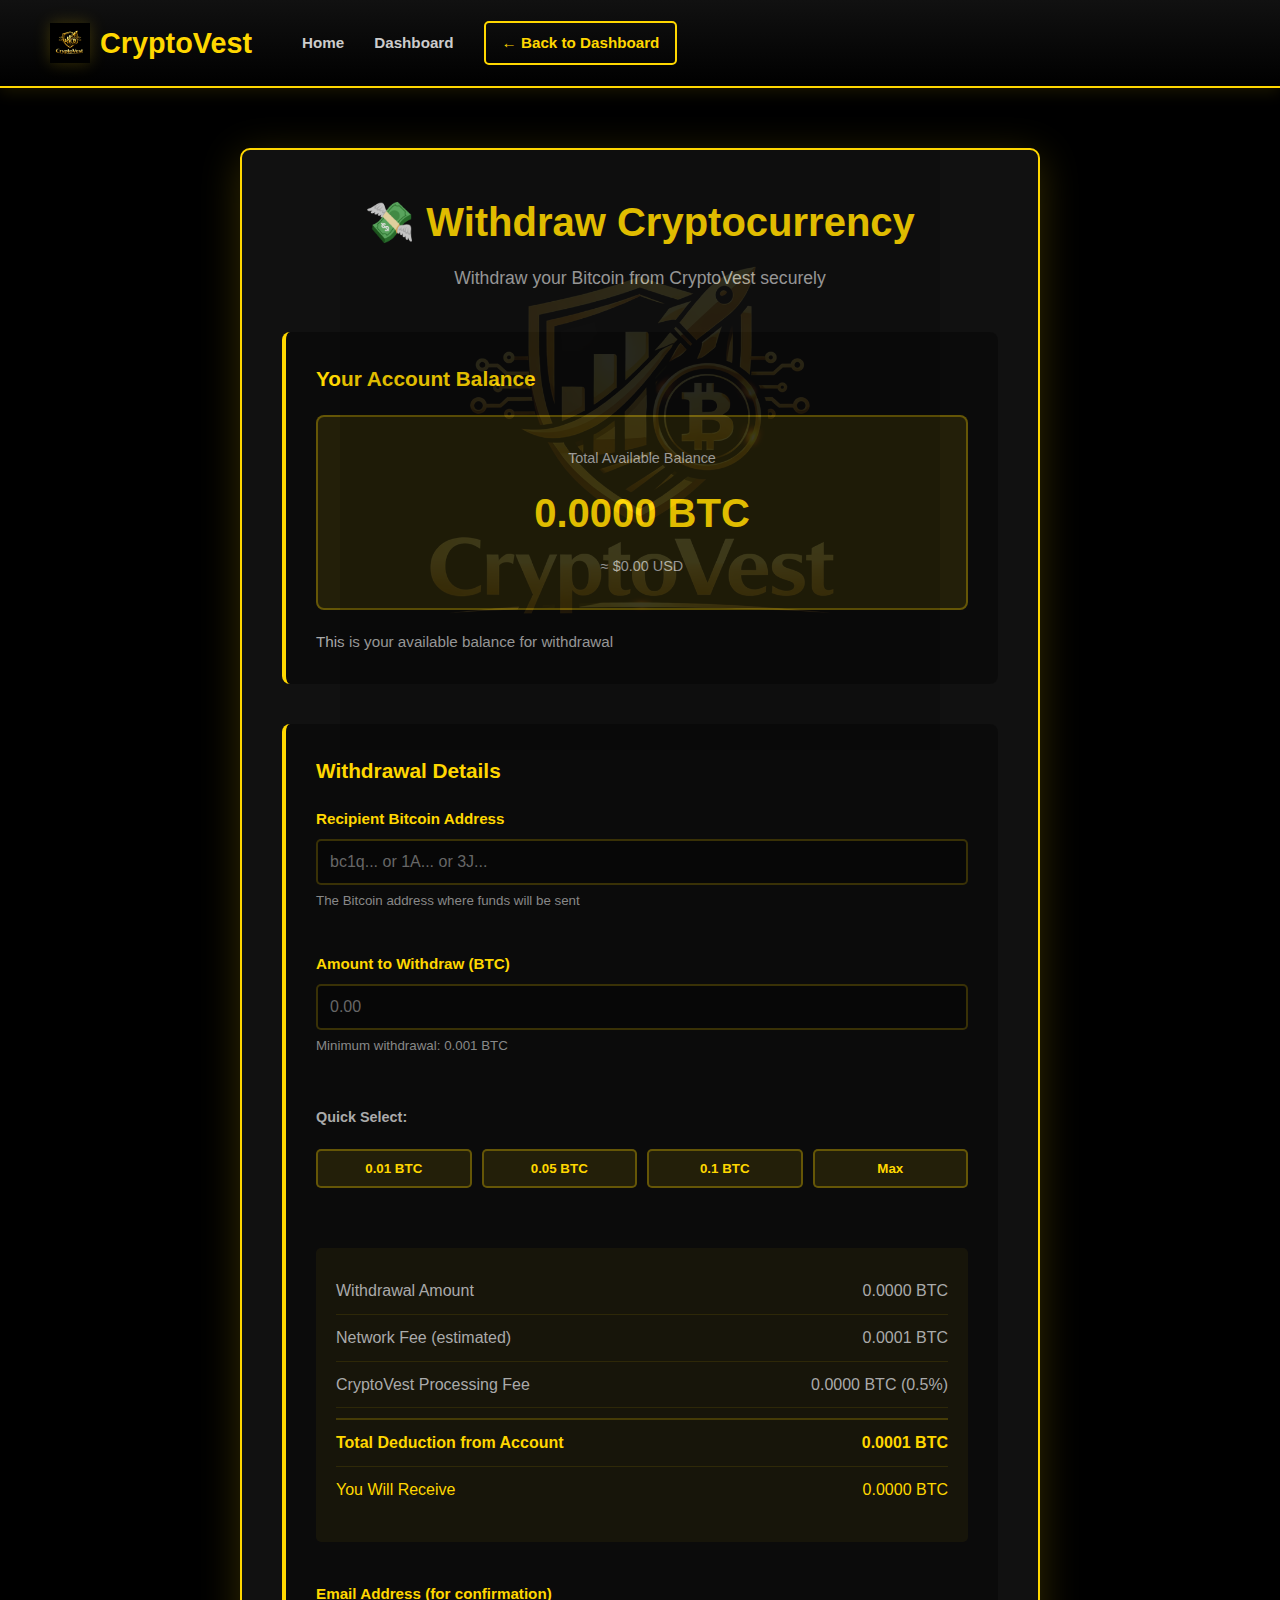
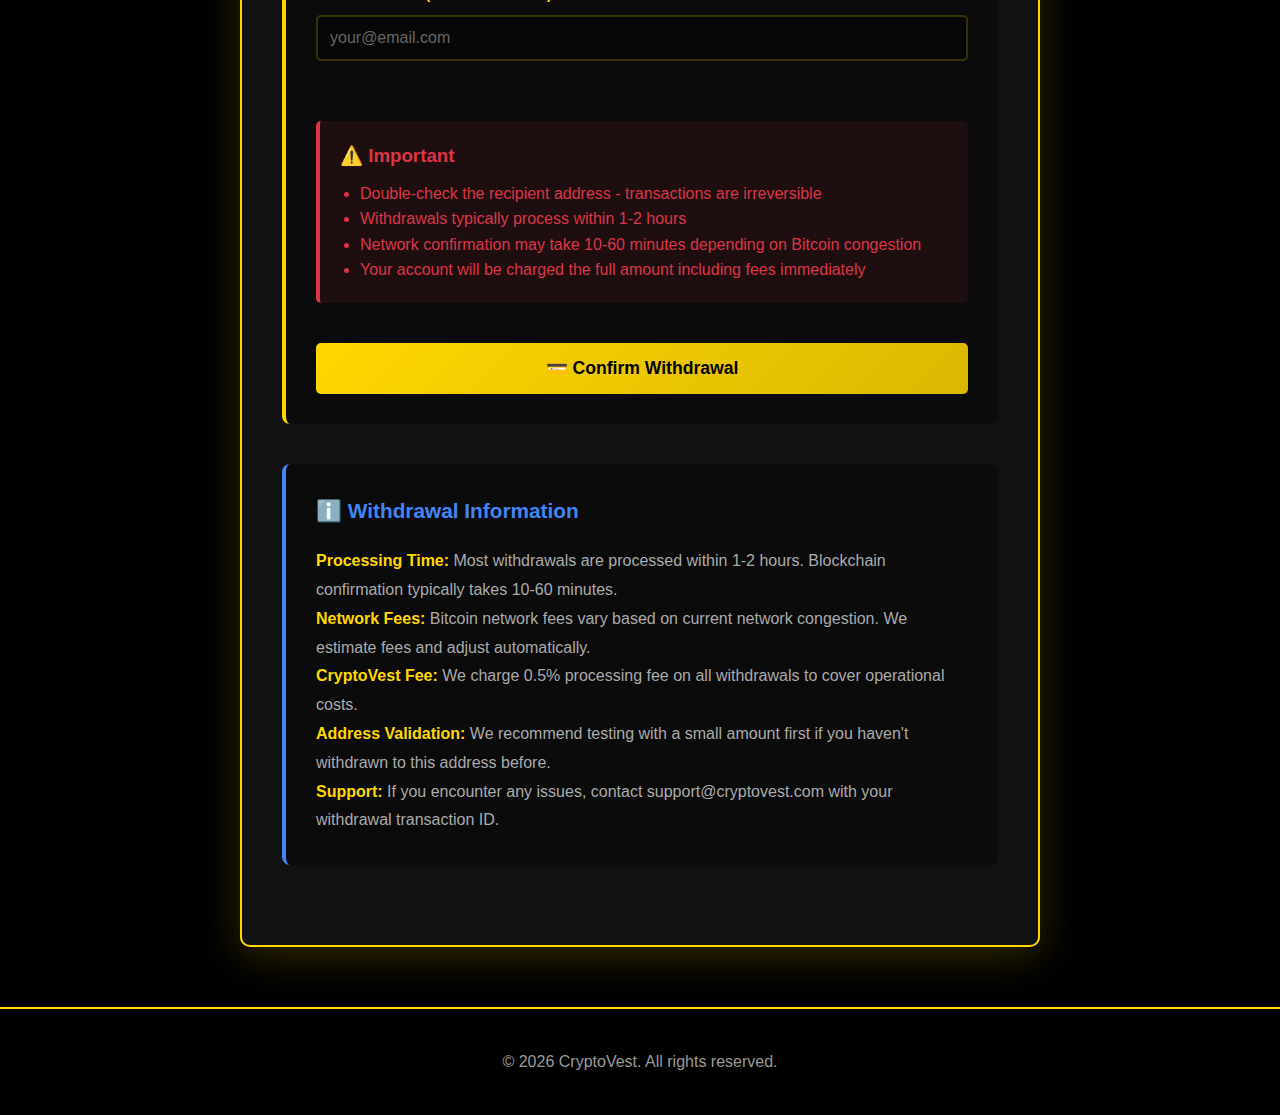
<file: pages/withdraw.html>
<!DOCTYPE html>
<html lang="en">
<head>
  <meta charset="UTF-8">
  <meta name="viewport" content="width=device-width, initial-scale=1.0">
  <title>Withdraw Cryptocurrency - CryptoVest</title>
  <link rel="stylesheet" href="../assets/css/style.css">
  <style>
    .withdraw-container {
      max-width: 800px;
      margin: 60px auto;
      padding: 40px;
      background: #111;
      border: 2px solid #FFD700;
      border-radius: 10px;
      box-shadow: 0 8px 40px rgba(255, 215, 0, 0.2);
    }

    .withdraw-header {
      text-align: center;
      margin-bottom: 40px;
    }

    .withdraw-header h1 {
      color: #FFD700;
      font-size: 2.5em;
      margin: 0 0 10px 0;
    }

    .withdraw-header p {
      color: #aaa;
      font-size: 1.1em;
    }

    .withdraw-section {
      margin-bottom: 40px;
      padding: 30px;
      background: rgba(0, 0, 0, 0.3);
      border-radius: 8px;
      border-left: 4px solid #FFD700;
    }

    .withdraw-section h2 {
      color: #FFD700;
      margin: 0 0 20px 0;
      font-size: 1.3em;
    }

    .balance-display {
      background: rgba(255, 215, 0, 0.1);
      border: 2px solid rgba(255, 215, 0, 0.3);
      padding: 30px;
      border-radius: 8px;
      text-align: center;
      margin: 20px 0;
    }

    .balance-label {
      color: #aaa;
      font-size: 0.9em;
      margin-bottom: 10px;
    }

    .balance-amount {
      color: #FFD700;
      font-size: 2.5em;
      font-weight: bold;
    }

    .withdraw-form {
      display: flex;
      flex-direction: column;
      gap: 20px;
    }

    .form-group {
      display: flex;
      flex-direction: column;
    }

    .form-group label {
      color: #FFD700;
      margin-bottom: 8px;
      font-weight: bold;
    }

    .form-group input,
    .form-group select {
      padding: 12px;
      border: 2px solid rgba(255, 215, 0, 0.2);
      background: rgba(0, 0, 0, 0.3);
      color: #FFD700;
      border-radius: 5px;
      font-size: 1em;
      transition: all 0.3s;
    }

    .form-group input:focus,
    .form-group select:focus {
      border-color: #FFD700;
      background: rgba(0, 0, 0, 0.5);
      box-shadow: 0 0 10px rgba(255, 215, 0, 0.2);
      outline: none;
    }

    .form-group input::placeholder {
      color: #666;
    }

    .quick-amount {
      display: grid;
      grid-template-columns: repeat(4, 1fr);
      gap: 10px;
      margin: 20px 0;
    }

    .quick-btn {
      padding: 10px;
      background: rgba(255, 215, 0, 0.1);
      border: 2px solid rgba(255, 215, 0, 0.3);
      color: #FFD700;
      border-radius: 5px;
      cursor: pointer;
      font-weight: bold;
      transition: all 0.3s;
    }

    .quick-btn:hover {
      background: rgba(255, 215, 0, 0.2);
      border-color: #FFD700;
      box-shadow: 0 0 10px rgba(255, 215, 0, 0.2);
    }

    .submit-btn {
      background: linear-gradient(135deg, #FFD700 0%, #ffd700d9 100%);
      color: #000;
      padding: 15px;
      border: none;
      border-radius: 5px;
      font-weight: bold;
      font-size: 1.1em;
      cursor: pointer;
      transition: all 0.3s;
    }

    .submit-btn:hover {
      background: linear-gradient(135deg, #e6c200 0%, #FFD700 100%);
      transform: translateY(-2px);
      box-shadow: 0 8px 20px rgba(255, 215, 0, 0.3);
    }

    .submit-btn:disabled {
      opacity: 0.5;
      cursor: not-allowed;
    }

    .warning-box {
      background: rgba(220, 53, 69, 0.1);
      border-left: 4px solid #dc3545;
      padding: 20px;
      border-radius: 5px;
      color: #dc3545;
      margin: 20px 0;
    }

    .warning-box h3 {
      margin: 0 0 10px 0;
      color: #dc3545;
    }

    .withdrawal-status {
      padding: 20px;
      border-radius: 5px;
      margin-top: 20px;
      display: none;
    }

    .withdrawal-status.success {
      background: rgba(10, 122, 51, 0.2);
      border: 2px solid #0a7a33;
      color: #0a7a33;
      display: block;
    }

    .withdrawal-status.error {
      background: rgba(220, 53, 69, 0.2);
      border: 2px solid #dc3545;
      color: #dc3545;
      display: block;
    }

    .fee-breakdown {
      background: rgba(255, 215, 0, 0.05);
      padding: 20px;
      border-radius: 5px;
      margin: 20px 0;
    }

    .fee-row {
      display: flex;
      justify-content: space-between;
      color: #aaa;
      margin: 10px 0;
      border-bottom: 1px solid rgba(255, 215, 0, 0.1);
      padding-bottom: 10px;
    }

    .fee-row:last-child {
      border-bottom: none;
    }

    .fee-row.total {
      color: #FFD700;
      font-weight: bold;
      border-top: 2px solid rgba(255, 215, 0, 0.2);
      padding-top: 10px;
    }

    .back-link {
      color: #FFD700;
      text-decoration: none;
      margin-bottom: 20px;
      display: inline-block;
      transition: all 0.3s;
    }

    .back-link:hover {
      color: #e6c200;
      transform: translateX(-5px);
    }
  </style>
</head>
<body>
  <div class="watermark"><img src="../assets/images/logo.png" alt="" /></div>
  
  <header>
    <div class="logo"><img src="../assets/images/logo.png" alt="CryptoVest Logo" style="height: 40px; margin-right: 10px; vertical-align: middle;">CryptoVest</div>
    <nav>
      <a href="index.html">Home</a>
      <a href="account.html">Dashboard</a>
      <a href="account.html" class="support-link">← Back to Dashboard</a>
    </nav>
  </header>

  <div class="withdraw-container">
    <div class="withdraw-header">
      <h1>💸 Withdraw Cryptocurrency</h1>
      <p>Withdraw your Bitcoin from CryptoVest securely</p>
    </div>

    <!-- Balance Section -->
    <div class="withdraw-section">
      <h2>Your Account Balance</h2>
      <div class="balance-display">
        <div class="balance-label">Total Available Balance</div>
        <div class="balance-amount" id="balanceDisplay">0.0000 BTC</div>
        <div style="color: #aaa; margin-top: 10px; font-size: 0.9em;" id="balanceUSD">≈ $0.00 USD</div>
      </div>
      <p style="color: #aaa; font-size: 0.95em;">This is your available balance for withdrawal</p>
    </div>

    <!-- Withdrawal Form -->
    <div class="withdraw-section">
      <h2>Withdrawal Details</h2>

      <form id="withdrawalForm" class="withdraw-form">
        <div class="form-group">
          <label for="withdrawAddress">Recipient Bitcoin Address</label>
          <input 
            type="text" 
            id="withdrawAddress" 
            name="withdrawAddress" 
            placeholder="bc1q... or 1A... or 3J..." 
            required
          >
          <small style="color: #888; margin-top: 5px;">The Bitcoin address where funds will be sent</small>
        </div>

        <div class="form-group">
          <label for="withdrawAmount">Amount to Withdraw (BTC)</label>
          <input 
            type="number" 
            id="withdrawAmount" 
            name="withdrawAmount" 
            placeholder="0.00" 
            step="0.00001" 
            min="0"
            required
          >
          <small style="color: #888; margin-top: 5px;">Minimum withdrawal: 0.001 BTC</small>
        </div>

        <div style="margin-top: 10px;">
          <label style="color: #aaa; font-size: 0.9em; margin-bottom: 10px; display: block;">Quick Select:</label>
          <div class="quick-amount">
            <button type="button" class="quick-btn" onclick="setWithdrawAmount(0.01)">0.01 BTC</button>
            <button type="button" class="quick-btn" onclick="setWithdrawAmount(0.05)">0.05 BTC</button>
            <button type="button" class="quick-btn" onclick="setWithdrawAmount(0.1)">0.1 BTC</button>
            <button type="button" class="quick-btn" onclick="setWithdrawAmount('max')">Max</button>
          </div>
        </div>

        <div class="fee-breakdown">
          <div class="fee-row">
            <span>Withdrawal Amount</span>
            <span id="feeAmount">0.0000 BTC</span>
          </div>
          <div class="fee-row">
            <span>Network Fee (estimated)</span>
            <span id="networkFee">0.0001 BTC</span>
          </div>
          <div class="fee-row">
            <span>CryptoVest Processing Fee</span>
            <span id="processingFee">0.0000 BTC (0.5%)</span>
          </div>
          <div class="fee-row total">
            <span>Total Deduction from Account</span>
            <span id="totalFee">0.0001 BTC</span>
          </div>
          <div class="fee-row">
            <span style="color: #FFD700;">You Will Receive</span>
            <span style="color: #FFD700;" id="willReceive">0.0000 BTC</span>
          </div>
        </div>

        <div class="form-group">
          <label for="withdrawEmail">Email Address (for confirmation)</label>
          <input 
            type="email" 
            id="withdrawEmail" 
            name="withdrawEmail" 
            placeholder="your@email.com"
            required
          >
        </div>

        <div class="warning-box">
          <h3>⚠️ Important</h3>
          <ul style="margin: 0; padding-left: 20px;">
            <li>Double-check the recipient address - transactions are irreversible</li>
            <li>Withdrawals typically process within 1-2 hours</li>
            <li>Network confirmation may take 10-60 minutes depending on Bitcoin congestion</li>
            <li>Your account will be charged the full amount including fees immediately</li>
          </ul>
        </div>

        <button type="submit" class="submit-btn" onclick="submitWithdrawal(event)">
          💳 Confirm Withdrawal
        </button>
      </form>

      <div id="withdrawalStatus" class="withdrawal-status"></div>
    </div>

    <!-- Information Section -->
    <div class="withdraw-section" style="border-left-color: #4285f4;">
      <h2 style="color: #4285f4;">ℹ️ Withdrawal Information</h2>
      <div style="color: #aaa; line-height: 1.8;">
        <p><strong style="color: #FFD700;">Processing Time:</strong> Most withdrawals are processed within 1-2 hours. Blockchain confirmation typically takes 10-60 minutes.</p>
        
        <p><strong style="color: #FFD700;">Network Fees:</strong> Bitcoin network fees vary based on current network congestion. We estimate fees and adjust automatically.</p>
        
        <p><strong style="color: #FFD700;">CryptoVest Fee:</strong> We charge 0.5% processing fee on all withdrawals to cover operational costs.</p>
        
        <p><strong style="color: #FFD700;">Address Validation:</strong> We recommend testing with a small amount first if you haven't withdrawn to this address before.</p>
        
        <p><strong style="color: #FFD700;">Support:</strong> If you encounter any issues, contact support@cryptovest.com with your withdrawal transaction ID.</p>
      </div>
    </div>
  </div>

  <footer style="background: #000; border-top: 2px solid #FFD700; padding: 30px; text-align: center; color: #999; margin-top: 50px;">
    <p>© 2026 CryptoVest. All rights reserved.</p>
  </footer>

  <script>
    const NETWORK_FEE = 0.0001; // Fixed network fee estimate
    const PROCESSING_FEE_PERCENT = 0.005; // 0.5%
    const BTC_TO_USD = 42500;
    const MIN_WITHDRAWAL = 0.001;

    document.addEventListener('DOMContentLoaded', function() {
      updateBalance();
      setupWithdrawalForm();
      
      // Pre-fill email if logged in
      const currentUser = JSON.parse(localStorage.getItem('currentUser')) || {};
      if (currentUser.email) {
        document.getElementById('withdrawEmail').value = currentUser.email;
      }
    });

    function updateBalance() {
      const currentUser = JSON.parse(localStorage.getItem('currentUser')) || {};
      const deposits = JSON.parse(localStorage.getItem('deposits')) || [];
      const withdrawals = JSON.parse(localStorage.getItem('withdrawals')) || [];

      // Simple balance calculation: sum of deposits minus withdrawals
      let totalBalance = 0;
      deposits.forEach(deposit => {
        if (deposit.status === 'confirmed') {
          totalBalance += parseFloat(deposit.amount);
        }
      });
      withdrawals.forEach(withdrawal => {
        if (withdrawal.status === 'completed') {
          totalBalance -= parseFloat(withdrawal.totalDeduction);
        }
      });

      // For demo: add some balance if none exists
      if (totalBalance === 0 && currentUser.id) {
        totalBalance = 0; // Reset to 0
      }

      const balanceDisplay = document.getElementById('balanceDisplay');
      const balanceUSD = document.getElementById('balanceUSD');
      
      balanceDisplay.textContent = totalBalance.toFixed(4) + ' BTC';
      balanceUSD.textContent = '≈ $' + (totalBalance * BTC_TO_USD).toFixed(2) + ' USD';

      // Store for later use
      window.userBalance = totalBalance;
    }

    function setupWithdrawalForm() {
      const amountInput = document.getElementById('withdrawAmount');
      
      amountInput.addEventListener('input', function() {
        calculateFees();
      });
    }

    function calculateFees() {
      const amount = parseFloat(document.getElementById('withdrawAmount').value) || 0;
      
      const processingFee = amount * PROCESSING_FEE_PERCENT;
      const totalFee = NETWORK_FEE + processingFee;
      const willReceive = amount - totalFee;

      document.getElementById('feeAmount').textContent = amount.toFixed(5) + ' BTC';
      document.getElementById('networkFee').textContent = NETWORK_FEE.toFixed(5) + ' BTC';
      document.getElementById('processingFee').textContent = processingFee.toFixed(5) + ' BTC (0.5%)';
      document.getElementById('totalFee').textContent = totalFee.toFixed(5) + ' BTC';
      document.getElementById('willReceive').textContent = Math.max(0, willReceive).toFixed(5) + ' BTC';
    }

    function setWithdrawAmount(amount) {
      const balanceInput = document.getElementById('withdrawAmount');
      
      if (amount === 'max') {
        balanceInput.value = (window.userBalance || 0).toFixed(5);
      } else {
        balanceInput.value = amount.toFixed(5);
      }
      
      calculateFees();
    }

    function submitWithdrawal(event) {
      event.preventDefault();

      const address = document.getElementById('withdrawAddress').value.trim();
      const amount = parseFloat(document.getElementById('withdrawAmount').value);
      const email = document.getElementById('withdrawEmail').value;
      const statusDiv = document.getElementById('withdrawalStatus');

      // Validations
      if (!address) {
        showWithdrawalStatus('Please enter a Bitcoin address', 'error');
        return;
      }

      if (!isValidBitcoinAddress(address)) {
        showWithdrawalStatus('Invalid Bitcoin address format', 'error');
        return;
      }

      if (!amount || amount <= 0) {
        showWithdrawalStatus('Please enter a valid amount', 'error');
        return;
      }

      if (amount < MIN_WITHDRAWAL) {
        showWithdrawalStatus('Minimum withdrawal is ' + MIN_WITHDRAWAL + ' BTC', 'error');
        return;
      }

      if ((window.userBalance || 0) < amount) {
        showWithdrawalStatus('Insufficient balance. Your current balance is ' + (window.userBalance || 0).toFixed(4) + ' BTC', 'error');
        return;
      }

      // Calculate total deduction with fees
      const processingFee = amount * PROCESSING_FEE_PERCENT;
      const totalDeduction = amount + NETWORK_FEE + processingFee;

      if ((window.userBalance || 0) < totalDeduction) {
        showWithdrawalStatus('Insufficient balance to cover withdrawal and fees. Required: ' + totalDeduction.toFixed(5) + ' BTC', 'error');
        return;
      }

      // Save withdrawal record
      const withdrawals = JSON.parse(localStorage.getItem('withdrawals')) || [];
      const withdrawalRecord = {
        id: Date.now(),
        address: address,
        amount: amount.toFixed(5),
        networkFee: NETWORK_FEE.toFixed(5),
        processingFee: processingFee.toFixed(5),
        totalDeduction: totalDeduction.toFixed(5),
        email: email,
        status: 'pending',
        timestamp: new Date().toISOString(),
        txHash: generateTxHash()
      };

      withdrawals.push(withdrawalRecord);
      localStorage.setItem('withdrawals', JSON.stringify(withdrawals));

      // Notify user that withdrawal request is pending admin confirmation (admin must approve before processing)
      if (typeof emailService !== 'undefined' && email) {
        const withdrawParams = {
          to_email: email,
          btc_amount: withdrawalRecord.amount,
          recipient_address: address,
          network_fee: withdrawalRecord.networkFee,
          processing_fee: withdrawalRecord.processingFee,
          total_deduction: withdrawalRecord.totalDeduction,
          withdrawal_date: new Date().toLocaleString(),
          note: 'Your withdrawal request has been received and is pending admin confirmation.'
        };
        emailService.sendRealEmail(email, 'Bitcoin Withdrawal Submitted (Pending)', 'template_withdrawal', withdrawParams).catch(() => {});
      }

      showWithdrawalStatus(
        `✓ Withdrawal request submitted and is now pending admin confirmation. You will be notified once an admin confirms it. Redirecting...`,
        'success'
      );

      // Reset form
      document.getElementById('withdrawalForm').reset();
      calculateFees();

      // Redirect to awaiting-confirmation page
      setTimeout(() => {
        window.location.href = 'awaiting-confirmation.html';
      }, 2000);
    }

    function isValidBitcoinAddress(address) {
      // Basic Bitcoin address validation
      // Matches: bc1 (segwit), 1 (P2PKH), 3 (P2SH), and other common formats
      const btcAddressPattern = /^(bc1|[13])[a-zA-HJ-NP-Z0-9]{25,39}$/;
      return btcAddressPattern.test(address);
    }

    function generateTxHash() {
      return 'tx_' + Date.now() + '_' + Math.random().toString(36).substr(2, 9).toUpperCase();
    }

    function showWithdrawalStatus(message, type) {
      const statusDiv = document.getElementById('withdrawalStatus');
      statusDiv.className = 'withdrawal-status ' + type;
      statusDiv.innerHTML = '<strong>' + (type === 'success' ? '✓ Success' : '✗ Error') + ':</strong> ' + message.replace(/✓/g, '<br>✓').replace(/Redirect/g, '<br>Redirect');
      statusDiv.style.display = 'block';
      window.scrollTo(0, statusDiv.offsetTop - 100);
    }
  </script>
</body>
</html>
</file>
<file: assets/css/style.css>
/* ===== GLOBAL STYLES ===== */
* {
  margin: 0;
  padding: 0;
  box-sizing: border-box;
}

body {
  margin: 0;
  font-family: 'Arial', sans-serif;
  background-color: #000;
  color: #FFD700;
  transition: all 0.3s ease;
  position: relative;
  overflow-x: hidden;
  line-height: 1.6;
}

/* ===== WATERMARK ===== */
.watermark {
  position: fixed;
  top: 50%;
  left: 50%;
  transform: translate(-50%, -50%);
  opacity: 0.12;
  pointer-events: none;
  z-index: 0;
  width: 600px;
  height: 600px;
}

.watermark img {
  width: 100%;
  height: 100%;
  object-fit: contain;
}

/* ===== ANIMATIONS ===== */
@keyframes pulse {
  0%, 100% { opacity: 1; }
  50% { opacity: 0.5; }
}

@keyframes shimmer {
  0% { background-position: -1000px 0; }
  100% { background-position: 1000px 0; }
}

@keyframes fadeIn {
  from {
    opacity: 0;
    transform: translateY(10px);
  }
  to {
    opacity: 1;
    transform: translateY(0);
  }
}

@keyframes slideDown {
  from {
    opacity: 0;
    transform: translateY(-20px);
  }
  to {
    opacity: 1;
    transform: translateY(0);
  }
}

@keyframes slideIn {
  from {
    opacity: 0;
    transform: translateX(-20px);
  }
  to {
    opacity: 1;
    transform: translateX(0);
  }
}

.loading {
  animation: pulse 1.5s ease-in-out infinite;
}

.shimmer-loading {
  background: linear-gradient(90deg, #1a1a1a 25%, #2a2a2a 50%, #1a1a1a 75%);
  background-size: 1000px 100%;
  animation: shimmer 2s infinite;
}

.fade-in {
  animation: fadeIn 0.5s ease-in-out;
}

.slide-down {
  animation: slideDown 0.5s ease-in-out;
}

/* ===== HEADER & NAVIGATION ===== */
header {
  display: flex;
  justify-content: space-between;
  align-items: center;
  padding: 20px 50px;
  background: linear-gradient(to bottom, #111, #000);
  border-bottom: 2px solid #FFD700;
  position: relative;
  z-index: 100;
  transition: all 0.3s ease;
  box-shadow: 0 4px 15px rgba(255, 215, 0, 0.1);
}

header .logo {
  font-size: 1.8em;
  font-weight: bold;
  color: #FFD700;
  display: flex;
  align-items: center;
  text-decoration: none;
}

header .logo img {
  height: 50px;
  width: auto;
  margin-right: 15px;
  filter: drop-shadow(0 0 8px rgba(255, 215, 0, 0.2));
}

nav {
  display: flex;
  align-items: center;
  gap: 30px;
  flex: 1;
  margin-left: 50px;
}

nav a {
  color: #ccc;
  text-decoration: none;
  font-weight: 600;
  transition: all 0.3s;
  position: relative;
  font-size: 0.95em;
}

nav a.active,
nav a:hover {
  color: #FFD700;
}

nav a::after {
  content: '';
  position: absolute;
  bottom: -8px;
  left: 0;
  width: 0;
  height: 2px;
  background: #FFD700;
  transition: width 0.3s;
}

nav a:hover::after {
  width: 100%;
}

nav .support-link {
  border: 2px solid #FFD700;
  padding: 8px 16px;
  border-radius: 5px;
  color: #FFD700;
  transition: all 0.3s;
  background: transparent;
}

nav .support-link:hover {
  background-color: #FFD700;
  color: #000;
  transform: translateY(-2px);
  box-shadow: 0 5px 15px rgba(255, 215, 0, 0.3);
}

/* ===== BUTTONS ===== */
button {
  cursor: pointer;
  border: none;
  font-weight: 600;
  transition: all 0.3s ease;
  border-radius: 5px;
}

.btn-small {
  padding: 8px 20px;
  background-color: #FFD700;
  color: #000;
  font-size: 0.9em;
  border: none;
  border-radius: 5px;
  cursor: pointer;
  transition: all 0.3s ease;
}

.btn-small:hover {
  background-color: #e6c200;
  transform: translateY(-2px);
  box-shadow: 0 4px 10px rgba(255, 215, 0, 0.3);
}

.btn-small:active {
  transform: translateY(0);
}

/* ===== DASHBOARD LAYOUT ===== */
.dashboard {
  position: relative;
  z-index: 1;
  padding: 40px;
  max-width: 1400px;
  margin: 0 auto;
  animation: fadeIn 0.5s ease-in-out;
}

/* Welcome Header */
.welcome-header {
  display: flex;
  justify-content: space-between;
  align-items: center;
  margin-bottom: 40px;
  padding: 30px;
  background: linear-gradient(135deg, #1a1a1a 0%, #222 100%);
  border-left: 4px solid #FFD700;
  border-radius: 8px;
  box-shadow: 0 4px 15px rgba(255, 215, 0, 0.08);
}

.welcome-text h1 {
  font-size: 2.2em;
  color: #FFD700;
  margin-bottom: 10px;
  text-shadow: 0 2px 8px rgba(255, 215, 0, 0.2);
}

.welcome-text p {
  color: #aaa;
  font-size: 1.1em;
}

.account-status {
  display: flex;
  gap: 15px;
}

.status-badge {
  padding: 10px 20px;
  border-radius: 20px;
  font-weight: bold;
  font-size: 0.9em;
  border: 2px solid;
}

.status-badge.verified {
  background-color: rgba(76, 175, 80, 0.1);
  border-color: #4caf50;
  color: #4caf50;
}

/* Portfolio Summary Cards */
.portfolio-summary {
  display: grid;
  grid-template-columns: repeat(auto-fit, minmax(250px, 1fr));
  gap: 20px;
  margin-bottom: 40px;
}

.summary-card {
  background: linear-gradient(135deg, #1a1a1a 0%, #222 100%);
  padding: 25px;
  border-radius: 10px;
  border: 2px solid rgba(255, 215, 0, 0.1);
  transition: all 0.3s ease;
  display: flex;
  align-items: center;
  gap: 20px;
  box-shadow: 0 4px 15px rgba(0, 0, 0, 0.5);
}

.summary-card:hover {
  border-color: #FFD700;
  transform: translateY(-5px);
  box-shadow: 0 8px 25px rgba(255, 215, 0, 0.15);
}

.summary-card.total-balance {
  border-left: 4px solid #4caf50;
}

.summary-card.profit-loss {
  border-left: 4px solid #2196F3;
}

.summary-card.invested {
  border-left: 4px solid #ff9800;
}

.summary-card.roi {
  border-left: 4px solid #9c27b0;
}

.card-icon {
  font-size: 2.5em;
  line-height: 1;
}

.card-content {
  flex: 1;
}

.card-label {
  color: #999;
  font-size: 0.9em;
  margin-bottom: 8px;
  text-transform: uppercase;
  letter-spacing: 0.5px;
}

.card-value {
  font-size: 1.8em;
  color: #FFD700;
  font-weight: bold;
  margin: 0;
}

.card-value.positive {
  color: #4caf50;
}

.card-value.negative {
  color: #f44336;
}

/* Quick Actions */
.quick-actions {
  display: flex;
  gap: 15px;
  margin-bottom: 40px;
  flex-wrap: wrap;
}

.action-btn {
  flex: 1;
  min-width: 150px;
  padding: 15px 20px;
  border-radius: 8px;
  border: 2px solid;
  background: linear-gradient(135deg, #1a1a1a 0%, #222 100%);
  color: #FFD700;
  font-weight: bold;
  font-size: 1em;
  display: flex;
  flex-direction: column;
  align-items: center;
  gap: 8px;
  transition: all 0.3s ease;
  cursor: pointer;
}

.action-btn .icon {
  font-size: 1.5em;
}

.action-btn.deposit {
  border-color: #4caf50;
}

.action-btn.deposit:hover {
  background: #4caf50;
  color: #000;
  transform: translateY(-3px);
  box-shadow: 0 5px 15px rgba(76, 175, 80, 0.3);
}

.action-btn.withdraw {
  border-color: #f44336;
}

.action-btn.withdraw:hover {
  background: #f44336;
  color: #fff;
  transform: translateY(-3px);
  box-shadow: 0 5px 15px rgba(244, 67, 54, 0.3);
}

.action-btn.buy {
  border-color: #2196F3;
}

.action-btn.buy:hover {
  background: #2196F3;
  color: #fff;
  transform: translateY(-3px);
  box-shadow: 0 5px 15px rgba(33, 150, 243, 0.3);
}

.action-btn.settings {
  border-color: #ff9800;
}

.action-btn.settings:hover {
  background: #ff9800;
  color: #000;
  transform: translateY(-3px);
  box-shadow: 0 5px 15px rgba(255, 152, 0, 0.3);
}

/* Dashboard Grid */
.dashboard-grid {
  display: grid;
  grid-template-columns: 2fr 1fr;
  gap: 30px;
  margin-bottom: 40px;
}

.chart-container {
  background: linear-gradient(135deg, #1a1a1a 0%, #222 100%);
  padding: 30px;
  border-radius: 10px;
  border: 2px solid rgba(255, 215, 0, 0.1);
  box-shadow: 0 4px 15px rgba(0, 0, 0, 0.5);
}

.chart-container h2 {
  color: #FFD700;
  margin-bottom: 20px;
  font-size: 1.3em;
}

.chart-container canvas {
  max-height: 300px;
}

/* Holdings */
.holdings-container {
  background: linear-gradient(135deg, #1a1a1a 0%, #222 100%);
  padding: 30px;
  border-radius: 10px;
  border: 2px solid rgba(255, 215, 0, 0.1);
  box-shadow: 0 4px 15px rgba(0, 0, 0, 0.5);
}

.holdings-container h2 {
  color: #FFD700;
  margin-bottom: 20px;
  font-size: 1.3em;
}

.holdings-list {
  display: flex;
  flex-direction: column;
  gap: 15px;
}

.holding-item {
  background: rgba(0, 0, 0, 0.3);
  padding: 15px;
  border-radius: 8px;
  border-left: 3px solid #FFD700;
  display: flex;
  justify-content: space-between;
  align-items: center;
  transition: all 0.3s ease;
}

.holding-item:hover {
  background: rgba(255, 215, 0, 0.05);
  transform: translateX(5px);
}

.holding-header {
  display: flex;
  align-items: center;
  gap: 15px;
}

.crypto-icon {
  font-size: 1.8em;
  font-weight: bold;
  color: #FFD700;
  width: 40px;
  text-align: center;
}

.crypto-icon.eth {
  color: #627EEA;
}

.crypto-info h4 {
  margin: 0;
  color: #FFD700;
  font-size: 1em;
}

.crypto-info .holding-amount {
  display: block;
  color: #999;
  font-size: 0.9em;
  margin-top: 3px;
}

.holding-value {
  text-align: right;
  display: flex;
  flex-direction: column;
  gap: 5px;
}

.holding-value .value {
  color: #FFD700;
  font-weight: bold;
  font-size: 1.1em;
}

.holding-value .change {
  color: #4caf50;
  font-size: 0.9em;
  font-weight: bold;
}

.holding-value .change.negative {
  color: #f44336;
}

/* Stats Grid */
.stats-grid {
  display: grid;
  grid-template-columns: repeat(auto-fit, minmax(200px, 1fr));
  gap: 20px;
  margin-bottom: 40px;
}

.stat-card {
  background: linear-gradient(135deg, #1a1a1a 0%, #222 100%);
  padding: 25px;
  border-radius: 10px;
  border: 2px solid rgba(255, 215, 0, 0.1);
  text-align: center;
  transition: all 0.3s ease;
  box-shadow: 0 4px 15px rgba(0, 0, 0, 0.5);
}

.stat-card:hover {
  border-color: #FFD700;
  transform: translateY(-5px);
  box-shadow: 0 8px 25px rgba(255, 215, 0, 0.15);
}

.stat-card h3 {
  color: #999;
  font-size: 0.95em;
  margin-bottom: 15px;
  text-transform: uppercase;
  letter-spacing: 0.5px;
}

.stat-value {
  color: #FFD700;
  font-size: 1.8em;
  font-weight: bold;
  margin: 0;
}

/* Transactions */
.transactions-container {
  margin-bottom: 40px;
}

.transactions-container h2 {
  color: #FFD700;
  margin-bottom: 20px;
  font-size: 1.3em;
}

.transactions-list {
  background: linear-gradient(135deg, #1a1a1a 0%, #222 100%);
  border-radius: 10px;
  border: 2px solid rgba(255, 215, 0, 0.1);
  overflow: hidden;
  box-shadow: 0 4px 15px rgba(0, 0, 0, 0.5);
}

.transaction-header {
  display: grid;
  grid-template-columns: 1fr 1fr 1fr 1.5fr 1fr;
  gap: 20px;
  padding: 20px;
  background: rgba(255, 215, 0, 0.05);
  border-bottom: 2px solid rgba(255, 215, 0, 0.1);
  font-weight: bold;
  color: #FFD700;
  text-transform: uppercase;
  font-size: 0.9em;
}

.transactions-body {
  max-height: 400px;
  overflow-y: auto;
}

.transaction-row {
  display: grid;
  grid-template-columns: 1fr 1fr 1fr 1.5fr 1fr;
  gap: 20px;
  padding: 15px 20px;
  border-bottom: 1px solid rgba(255, 215, 0, 0.05);
  align-items: center;
  transition: all 0.3s ease;
}

.transaction-row:hover {
  background: rgba(255, 215, 0, 0.05);
}

.transaction-row:last-child {
  border-bottom: none;
}

.no-transactions {
  padding: 40px;
  text-align: center;
  color: #666;
  font-size: 1.1em;
}

/* Account Info & Security */
.account-info {
  background: linear-gradient(135deg, #1a1a1a 0%, #222 100%);
  padding: 30px;
  border-radius: 10px;
  border: 2px solid rgba(255, 215, 0, 0.1);
  margin-bottom: 40px;
  box-shadow: 0 4px 15px rgba(0, 0, 0, 0.5);
}

.account-info h2 {
  color: #FFD700;
  margin-bottom: 25px;
  font-size: 1.3em;
}

.security-items {
  display: flex;
  flex-direction: column;
  gap: 15px;
}

.security-item {
  background: rgba(0, 0, 0, 0.3);
  padding: 20px;
  border-radius: 8px;
  border-left: 3px solid #FFD700;
  display: flex;
  align-items: center;
  gap: 20px;
  transition: all 0.3s ease;
}

.security-item:hover {
  background: rgba(255, 215, 0, 0.05);
  border-left-color: #e6c200;
}

.security-icon {
  font-size: 2em;
  line-height: 1;
}

.security-details {
  flex: 1;
}

.security-details h4 {
  color: #FFD700;
  margin: 0 0 5px 0;
  font-size: 1.05em;
}

.security-details p {
  color: #999;
  margin: 0;
  font-size: 0.95em;
}

/* ===== FORMS ===== */
.form-container {
  max-width: 500px;
  margin: 60px auto;
  padding: 40px;
  background: linear-gradient(135deg, #1a1a1a 0%, #222 100%);
  border-radius: 10px;
  border: 2px solid rgba(255, 215, 0, 0.1);
  box-shadow: 0 8px 30px rgba(0, 0, 0, 0.5);
  position: relative;
  z-index: 1;
}

.form-header {
  text-align: center;
  margin-bottom: 30px;
}

.form-header h1 {
  color: #FFD700;
  font-size: 2em;
  margin-bottom: 10px;
  text-shadow: 0 2px 8px rgba(255, 215, 0, 0.2);
}

.form-header p {
  color: #aaa;
  font-size: 1em;
  margin: 0;
}

.form-group {
  margin-bottom: 20px;
}

label {
  display: block;
  color: #FFD700;
  margin-bottom: 8px;
  font-weight: bold;
  font-size: 0.95em;
}

input[type="text"],
input[type="email"],
input[type="password"],
input[type="date"],
input[type="number"],
input[type="tel"],
select,
textarea {
  width: 100%;
  padding: 12px;
  border: 2px solid rgba(255, 215, 0, 0.2);
  background: rgba(0, 0, 0, 0.3);
  color: #FFD700;
  border-radius: 5px;
  font-size: 1em;
  transition: all 0.3s ease;
  font-family: inherit;
}

input[type="text"]:focus,
input[type="email"]:focus,
input[type="password"]:focus,
input[type="date"]:focus,
input[type="number"]:focus,
input[type="tel"]:focus,
select:focus,
textarea:focus {
  border-color: #FFD700;
  background: rgba(0, 0, 0, 0.5);
  box-shadow: 0 0 10px rgba(255, 215, 0, 0.2);
  outline: none;
}

/* Phone input specific tweaks */
.phone-input {
  letter-spacing: 0.5px;
}

.phone-input::-webkit-input-placeholder { color: #888; }
.phone-input:-ms-input-placeholder { color: #888; }
.phone-input::placeholder { color: #888; }

input::placeholder {
  color: #666;
}

textarea {
  resize: vertical;
  min-height: 100px;
}

.form-btn {
  width: 100%;
  padding: 12px;
  background: linear-gradient(135deg, #FFD700 0%, #ffd700d9 100%);
  color: #000;
  font-weight: bold;
  font-size: 1.05em;
  border: none;
  border-radius: 5px;
  cursor: pointer;
  transition: all 0.3s ease;
  margin-top: 15px;
}

.form-btn:hover {
  background: linear-gradient(135deg, #e6c200 0%, #FFD700 100%);
  transform: translateY(-2px);
  box-shadow: 0 5px 15px rgba(255, 215, 0, 0.3);
}

.form-btn.secondary {
  background: transparent;
  color: #FFD700;
  border: 2px solid #FFD700;
  margin-left: 10px;
}

.form-btn.secondary:hover {
  background: rgba(255, 215, 0, 0.1);
}

/* Form Links */
.form-link {
  text-align: center;
  margin-top: 20px;
  color: #aaa;
}

.form-link a {
  color: #FFD700;
  text-decoration: none;
  font-weight: bold;
  transition: color 0.3s;
}

.form-link a:hover {
  color: #e6c200;
  text-decoration: underline;
}

/* ===== MODALS ===== */
.modal {
  display: none;
  position: fixed;
  z-index: 99999;
  left: 0;
  top: 0;
  width: 100%;
  height: 100%;
  background-color: rgba(0, 0, 0, 0.7);
  animation: fadeIn 0.3s ease;
}

.modal.show {
  display: flex;
  align-items: center;
  justify-content: center;
}

.modal-content {
  background: linear-gradient(135deg, #1a1a1a 0%, #222 100%);
  padding: 40px;
  border-radius: 10px;
  border: 2px solid #FFD700;
  max-width: 600px;
  width: 90%;
  max-height: 85vh;
  overflow-y: auto;
  box-shadow: 0 8px 40px rgba(255, 215, 0, 0.3);
  animation: slideDown 0.3s ease;
  position: relative;
}

.modal-header {
  display: flex;
  justify-content: space-between;
  align-items: center;
  margin-bottom: 25px;
  padding-bottom: 15px;
  border-bottom: 2px solid rgba(255, 215, 0, 0.1);
}

.modal-header h2 {
  color: #FFD700;
  margin: 0;
  font-size: 1.5em;
}

.close-btn {
  background: none;
  border: none;
  color: #FFD700;
  font-size: 2em;
  cursor: pointer;
  padding: 0;
  width: 40px;
  height: 40px;
  display: flex;
  align-items: center;
  justify-content: center;
  border-radius: 50%;
  transition: all 0.3s ease;
}

.close-btn:hover {
  background: rgba(255, 215, 0, 0.1);
  transform: rotate(90deg);
}

.modal-tabs {
  display: flex;
  gap: 10px;
  margin-bottom: 25px;
  border-bottom: 2px solid rgba(255, 215, 0, 0.1);
}

.modal-tab {
  padding: 12px 20px;
  background: transparent;
  border: none;
  color: #999;
  font-weight: bold;
  cursor: pointer;
  border-bottom: 3px solid transparent;
  transition: all 0.3s ease;
}

.modal-tab.active {
  color: #FFD700;
  border-bottom-color: #FFD700;
}

.modal-tab:hover {
  color: #FFD700;
}

.modal-tab-content {
  display: none;
}

.modal-tab-content.active {
  display: block;
  animation: fadeIn 0.3s ease;
}

/* ===== TOAST NOTIFICATIONS ===== */
.toast {
  position: fixed;
  bottom: 30px;
  right: 30px;
  padding: 20px 30px;
  background: #1a1a1a;
  border-left: 4px solid #FFD700;
  border-radius: 5px;
  color: #FFD700;
  font-weight: bold;
  z-index: 2000;
  box-shadow: 0 4px 15px rgba(0, 0, 0, 0.5);
  animation: slideIn 0.3s ease;
  max-width: 400px;
}

.toast.success {
  border-left-color: #4caf50;
  color: #4caf50;
}

.toast.error {
  border-left-color: #f44336;
  color: #f44336;
}

.toast.info {
  border-left-color: #2196F3;
  color: #2196F3;
}

.toast.warning {
  border-left-color: #ff9800;
  color: #ff9800;
}

/* ===== FOOTER ===== */
footer {
  background: linear-gradient(to top, #000, #111);
  border-top: 2px solid #FFD700;
  padding: 40px;
  text-align: center;
  color: #999;
  margin-top: 60px;
  position: relative;
  z-index: 1;
}

footer a {
  color: #FFD700;
  text-decoration: none;
  transition: color 0.3s;
}

footer a:hover {
  color: #e6c200;
  text-decoration: underline;
}

footer p {
  margin: 10px 0;
}

/* ===== ERROR PAGE ===== */
.error-container {
  display: flex;
  justify-content: center;
  align-items: center;
  min-height: 80vh;
  position: relative;
  z-index: 1;
}

.error-content {
  text-align: center;
  animation: fadeIn 0.5s ease;
}

.error-code {
  font-size: 5em;
  color: #FFD700;
  font-weight: bold;
  margin-bottom: 20px;
  text-shadow: 0 4px 15px rgba(255, 215, 0, 0.2);
}

.error-message {
  font-size: 1.8em;
  color: #ccc;
  margin-bottom: 30px;
}

.error-description {
  color: #999;
  font-size: 1.1em;
  margin-bottom: 40px;
  line-height: 1.8;
}

.error-btn {
  display: inline-block;
  padding: 12px 30px;
  background: #FFD700;
  color: #000;
  text-decoration: none;
  border-radius: 5px;
  font-weight: bold;
  transition: all 0.3s ease;
}

.error-btn:hover {
  background: #e6c200;
  transform: translateY(-2px);
  box-shadow: 0 5px 15px rgba(255, 215, 0, 0.3);
}

/* ===== RESPONSIVE DESIGN ===== */
@media (max-width: 768px) {
  header {
    flex-direction: column;
    gap: 20px;
    padding: 15px;
  }

  nav {
    flex-direction: column;
    width: 100%;
    margin-left: 0;
    gap: 10px;
  }

  nav a {
    width: 100%;
    text-align: center;
  }

  .dashboard {
    padding: 20px;
  }

  .welcome-header {
    flex-direction: column;
    gap: 15px;
    text-align: center;
  }

  .welcome-text h1 {
    font-size: 1.6em;
  }

  .portfolio-summary {
    grid-template-columns: 1fr;
  }

  .summary-card {
    flex-direction: column;
    text-align: center;
  }

  .quick-actions {
    flex-direction: column;
  }

  .action-btn {
    min-width: auto;
  }

  .dashboard-grid {
    grid-template-columns: 1fr;
  }

  .transaction-header,
  .transaction-row {
    grid-template-columns: 1fr 1fr 1fr;
    font-size: 0.85em;
  }

  .form-container {
    margin: 30px 15px;
    padding: 25px;
  }

  .modal-content {
    padding: 25px;
    width: 95%;
  }

  .stats-grid {
    grid-template-columns: 1fr 1fr;
  }

  .error-code {
    font-size: 3em;
  }

  .error-message {
    font-size: 1.3em;
  }
}

@media (max-width: 480px) {
  header {
    padding: 10px;
  }

  header .logo {
    font-size: 1.3em;
  }

  header .logo img {
    height: 35px;
    margin-right: 8px;
  }

  nav {
    gap: 8px;
  }

  nav a {
    font-size: 0.85em;
  }

  .dashboard {
    padding: 15px;
  }

  .welcome-header {
    padding: 20px;
  }

  .welcome-text h1 {
    font-size: 1.3em;
  }

  .summary-card {
    padding: 15px;
  }

  .card-icon {
    font-size: 2em;
  }

  .card-value {
    font-size: 1.3em;
  }

  .dashboard-grid {
    gap: 15px;
  }

  .chart-container,
  .holdings-container,
  .account-info {
    padding: 20px;
  }

  .transaction-header,
  .transaction-row {
    grid-template-columns: 1fr;
    gap: 10px;
  }

  .stats-grid {
    grid-template-columns: 1fr;
  }

  .form-container {
    margin: 20px 10px;
    padding: 20px;
  }

  .form-header h1 {
    font-size: 1.5em;
  }

  .error-code {
    font-size: 2em;
  }

  .error-message {
    font-size: 1.1em;
  }

  footer {
    padding: 25px 15px;
  }

  .toast {
    right: 15px;
    bottom: 15px;
    max-width: calc(100% - 30px);
  }
}

/* ===== SETTINGS MODAL SPECIFIC ===== */

.modal-header {
  display: flex;
  justify-content: space-between;
  align-items: center;
  margin-bottom: 25px;
  padding-bottom: 15px;
  border-bottom: 2px solid rgba(255, 215, 0, 0.1);
}

.modal-header h2 {
  color: #FFD700;
  margin: 0;
  font-size: 1.5em;
}

.close-btn {
  background: none;
  border: none;
  color: #FFD700;
  font-size: 2em;
  cursor: pointer;
  padding: 0;
  width: 40px;
  height: 40px;
  display: flex;
  align-items: center;
  justify-content: center;
  border-radius: 50%;
  transition: all 0.3s ease;
}

.close-btn:hover {
  background: rgba(255, 215, 0, 0.1);
  transform: rotate(90deg);
}

.modal-close {
  background: none;
  border: none;
  color: #FFD700;
  font-size: 2.5em;
  cursor: pointer;
  padding: 0 10px;
  width: auto;
  height: auto;
  transition: all 0.3s ease;
  position: absolute;
  top: 20px;
  right: 20px;
  display: flex;
  align-items: center;
  justify-content: center;
}

.modal-close:hover {
  color: #e6c200;
  transform: scale(1.2);
}

/* Settings Tabs */
.settings-tabs {
  display: flex;
  gap: 10px;
  margin-bottom: 30px;
  padding-bottom: 15px;
  border-bottom: 2px solid rgba(255, 215, 0, 0.1);
  flex-wrap: wrap;
}

.tab-button {
  padding: 12px 20px;
  background: transparent;
  border: none;
  color: #999;
  font-weight: bold;
  cursor: pointer;
  font-size: 1em;
  border-bottom: 3px solid transparent;
  transition: all 0.3s ease;
  position: relative;
}

.tab-button:hover {
  color: #FFD700;
}

.tab-button.active {
  color: #FFD700;
  border-bottom-color: #FFD700;
}

/* Tab Content */
.tab-content {
  display: none;
  animation: fadeIn 0.3s ease;
}

.tab-content.active {
  display: block;
}

.tab-content h3 {
  color: #FFD700;
  margin: 0 0 25px 0;
  font-size: 1.4em;
  text-shadow: 0 2px 8px rgba(255, 215, 0, 0.1);
}

/* Settings Sections */
.settings-section {
  margin-bottom: 30px;
  padding: 20px;
  background: rgba(0, 0, 0, 0.3);
  border-left: 3px solid #FFD700;
  border-radius: 8px;
  animation: slideIn 0.3s ease;
}

.settings-section h4 {
  color: #FFD700;
  margin: 0 0 15px 0;
  font-size: 1.1em;
}

.settings-section p {
  color: #999;
  margin: 0 0 15px 0;
  font-size: 0.95em;
}

.settings-section:last-child {
  margin-bottom: 0;
}

/* Toggle Switch */
.toggle-switch {
  display: flex;
  align-items: center;
  gap: 12px;
}

.toggle-switch input[type="checkbox"] {
  width: 0;
  height: 0;
  opacity: 0;
}

.toggle-switch label {
  display: inline-block;
  width: 50px;
  height: 28px;
  background: #333;
  border-radius: 14px;
  position: relative;
  cursor: pointer;
  border: 2px solid #555;
  transition: all 0.3s ease;
  margin-bottom: 0;
}

.toggle-switch input[type="checkbox"]:checked + label {
  background: #FFD700;
  border-color: #FFD700;
}

.toggle-switch label::after {
  content: '';
  position: absolute;
  width: 22px;
  height: 22px;
  background: #fff;
  border-radius: 50%;
  top: 2px;
  left: 2px;
  transition: all 0.3s ease;
}

.toggle-switch input[type="checkbox"]:checked + label::after {
  left: 26px;
  background: #000;
}

/* Notification Options */
.notification-option {
  display: flex;
  justify-content: space-between;
  align-items: center;
  padding: 15px 0;
  border-bottom: 1px solid rgba(255, 215, 0, 0.05);
}

.notification-option:last-child {
  border-bottom: none;
}

.notification-option h4 {
  color: #FFD700;
  margin: 0 0 5px 0;
  font-size: 1em;
}

.notification-option p {
  color: #666;
  margin: 0;
  font-size: 0.9em;
}

/* Login History */
.login-history {
  display: flex;
  flex-direction: column;
  gap: 12px;
}

.history-item {
  display: flex;
  justify-content: space-between;
  align-items: center;
  padding: 12px;
  background: rgba(0, 0, 0, 0.2);
  border-radius: 6px;
  border-left: 2px solid #2196F3;
}

.history-item span:first-child {
  color: #FFD700;
  font-weight: bold;
  flex: 1;
}

.history-item span:nth-child(2) {
  color: #999;
  font-size: 0.9em;
  margin-right: 15px;
}

/* Payment Cards */
.payment-methods {
  display: grid;
  gap: 15px;
  margin-bottom: 30px;
}

.payment-card {
  display: flex;
  justify-content: space-between;
  align-items: center;
  padding: 20px;
  background: rgba(0, 0, 0, 0.3);
  border-radius: 8px;
  border-left: 3px solid #FFD700;
  transition: all 0.3s ease;
}

.payment-card:hover {
  background: rgba(255, 215, 0, 0.05);
  border-left-color: #FFD700;
  transform: translateX(5px);
}

.card-details {
  display: flex;
  align-items: center;
  gap: 15px;
}

.card-icon {
  font-size: 2em;
  line-height: 1;
}

.card-details h4 {
  color: #FFD700;
  margin: 0 0 5px 0;
  font-size: 1em;
}

.card-details p {
  color: #999;
  margin: 0;
  font-size: 0.9em;
  font-family: monospace;
}

.card-actions {
  display: flex;
  align-items: center;
  gap: 12px;
}

.badge {
  display: inline-block;
  padding: 4px 12px;
  background: #4caf50;
  color: #fff;
  border-radius: 12px;
  font-size: 0.85em;
  font-weight: bold;
}

/* Button Variants */
.btn-small-danger {
  padding: 8px 16px;
  background-color: #f44336;
  color: #fff;
  font-size: 0.85em;
  border: none;
  border-radius: 5px;
  cursor: pointer;
  font-weight: bold;
  transition: all 0.3s ease;
}

.btn-small-danger:hover {
  background-color: #da190b;
  transform: translateY(-2px);
  box-shadow: 0 3px 10px rgba(244, 67, 54, 0.3);
}

.btn-small-danger:active {
  transform: translateY(0);
}

/* Form Row for Side-by-Side Inputs */
.form-row {
  display: grid;
  grid-template-columns: 1fr 1fr;
  gap: 15px;
}

.form-row .form-group {
  margin-bottom: 0;
}

@media (max-width: 600px) {
  .form-row {
    grid-template-columns: 1fr;
  }
}

/* Form Group Spacing */
.form-group {
  margin-bottom: 20px;
}

.form-group:last-child {
  margin-bottom: 0;
}

/* ===== SCROLLBAR ===== */
::-webkit-scrollbar {
  width: 10px;
}

::-webkit-scrollbar-track {
  background: rgba(0, 0, 0, 0.5);
}

::-webkit-scrollbar-thumb {
  background: #FFD700;
  border-radius: 5px;
}

::-webkit-scrollbar-thumb:hover {
  background: #e6c200;
}

/* ===== UTILITIES ===== */
.text-center {
  text-align: center;
}

.text-gold {
  color: #FFD700;
}

.text-muted {
  color: #999;
}

.mt-20 {
  margin-top: 20px;
}

.mb-20 {
  margin-bottom: 20px;
}

.p-20 {
  padding: 20px;
}

.rounded {
  border-radius: 8px;
}

.shadow {
  box-shadow: 0 4px 15px rgba(0, 0, 0, 0.5);
}

.hidden {
  display: none !important;
}

.visible {
  display: block !important;
}
</file>
